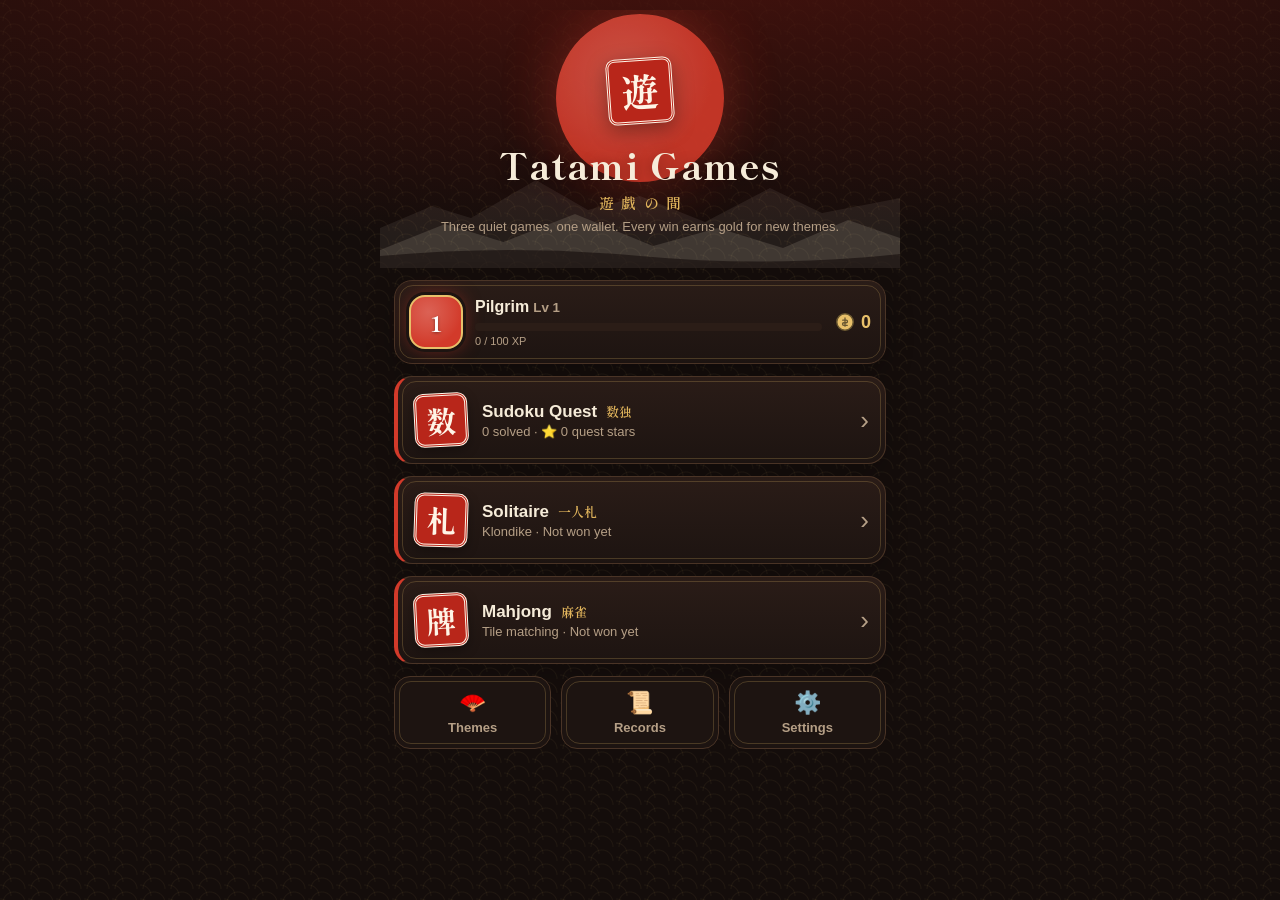
<file: index.html>
<!doctype html>
<html lang="en">
<head>
<meta charset="utf-8">
<meta name="viewport" content="width=device-width, initial-scale=1, maximum-scale=1, user-scalable=no, viewport-fit=cover">
<meta name="apple-mobile-web-app-capable" content="yes">
<meta name="mobile-web-app-capable" content="yes">
<meta name="apple-mobile-web-app-status-bar-style" content="black-translucent">
<meta name="apple-mobile-web-app-title" content="Tatami Games">
<meta name="theme-color" content="#140d0b">
<title>Tatami Games</title>
<link rel="manifest" href="manifest.webmanifest">
<link rel="apple-touch-icon" href="icon-180.png">
<link rel="icon" href="icon-192.png">
<link rel="stylesheet" href="fonts/fonts.css">
<link rel="stylesheet" href="style.css">
<link rel="stylesheet" href="games.css">
</head>
<body data-theme="lacquer">
<div id="app">
  <section id="screen-home" class="screen active"></section>
</div>
<div id="modal" class="modal hidden"><div id="modal-card" class="modal-card"></div></div>
<div id="toast"></div>
<canvas id="confetti"></canvas>
<script src="common.js"></script>
<script src="hub.js"></script>
</body>
</html>
</file>
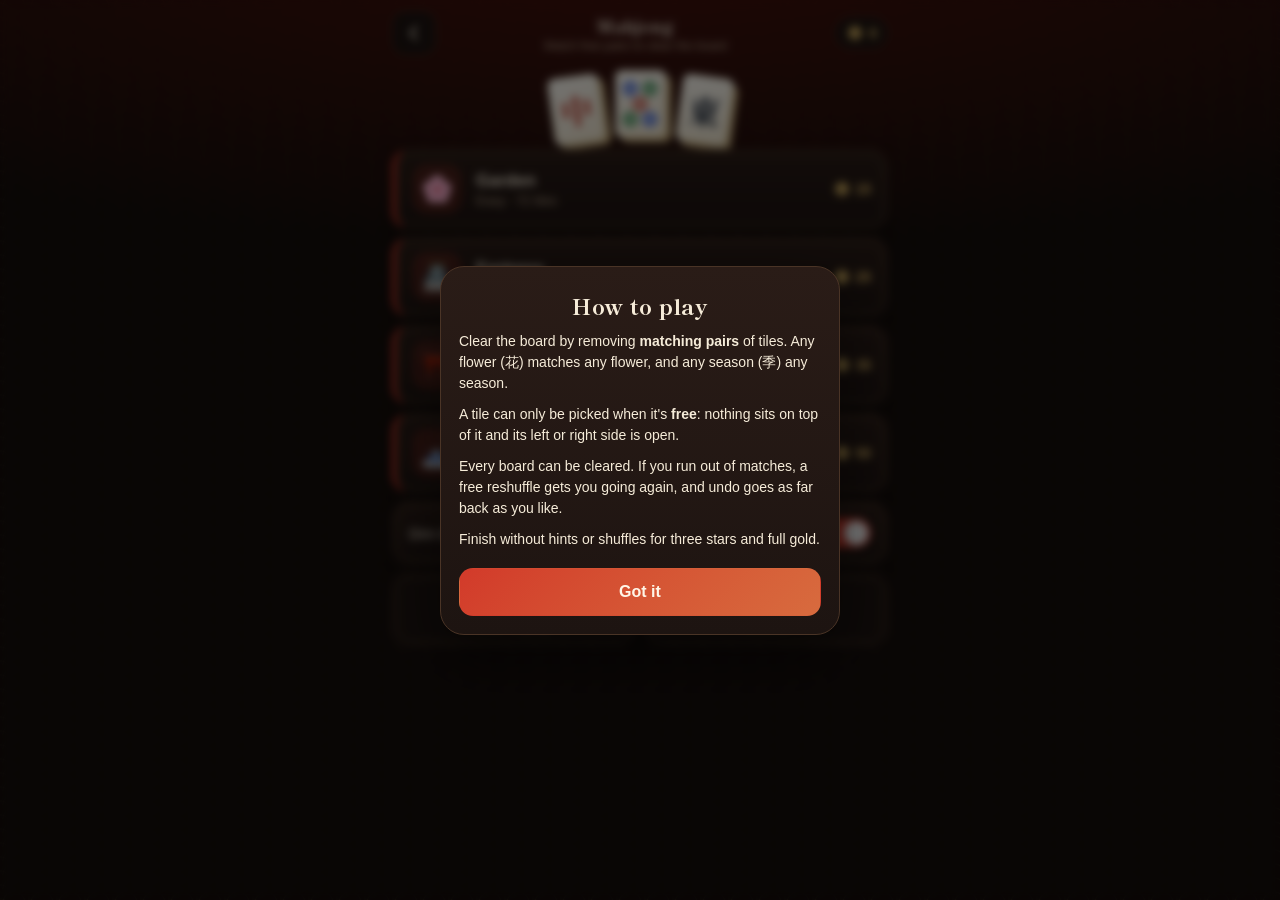
<file: mahjong.html>
<!doctype html>
<html lang="en">
<head>
<meta charset="utf-8">
<meta name="viewport" content="width=device-width, initial-scale=1, maximum-scale=1, user-scalable=no, viewport-fit=cover">
<meta name="apple-mobile-web-app-capable" content="yes">
<meta name="mobile-web-app-capable" content="yes">
<meta name="apple-mobile-web-app-status-bar-style" content="black-translucent">
<meta name="apple-mobile-web-app-title" content="Tatami Games">
<meta name="theme-color" content="#140d0b">
<title>Mahjong · Tatami Games</title>
<link rel="manifest" href="manifest.webmanifest">
<link rel="apple-touch-icon" href="icon-180.png">
<link rel="icon" href="icon-192.png">
<link rel="stylesheet" href="fonts/fonts.css">
<link rel="stylesheet" href="style.css">
<link rel="stylesheet" href="games.css">
</head>
<body data-theme="lacquer" class="play-page">
<div id="app"></div>
<div id="modal" class="modal hidden"><div id="modal-card" class="modal-card"></div></div>
<div id="toast"></div>
<canvas id="confetti"></canvas>
<script src="common.js"></script>
<script src="mahjong-core.js"></script>
<script src="mahjong.js"></script>
</body>
</html>
</file>
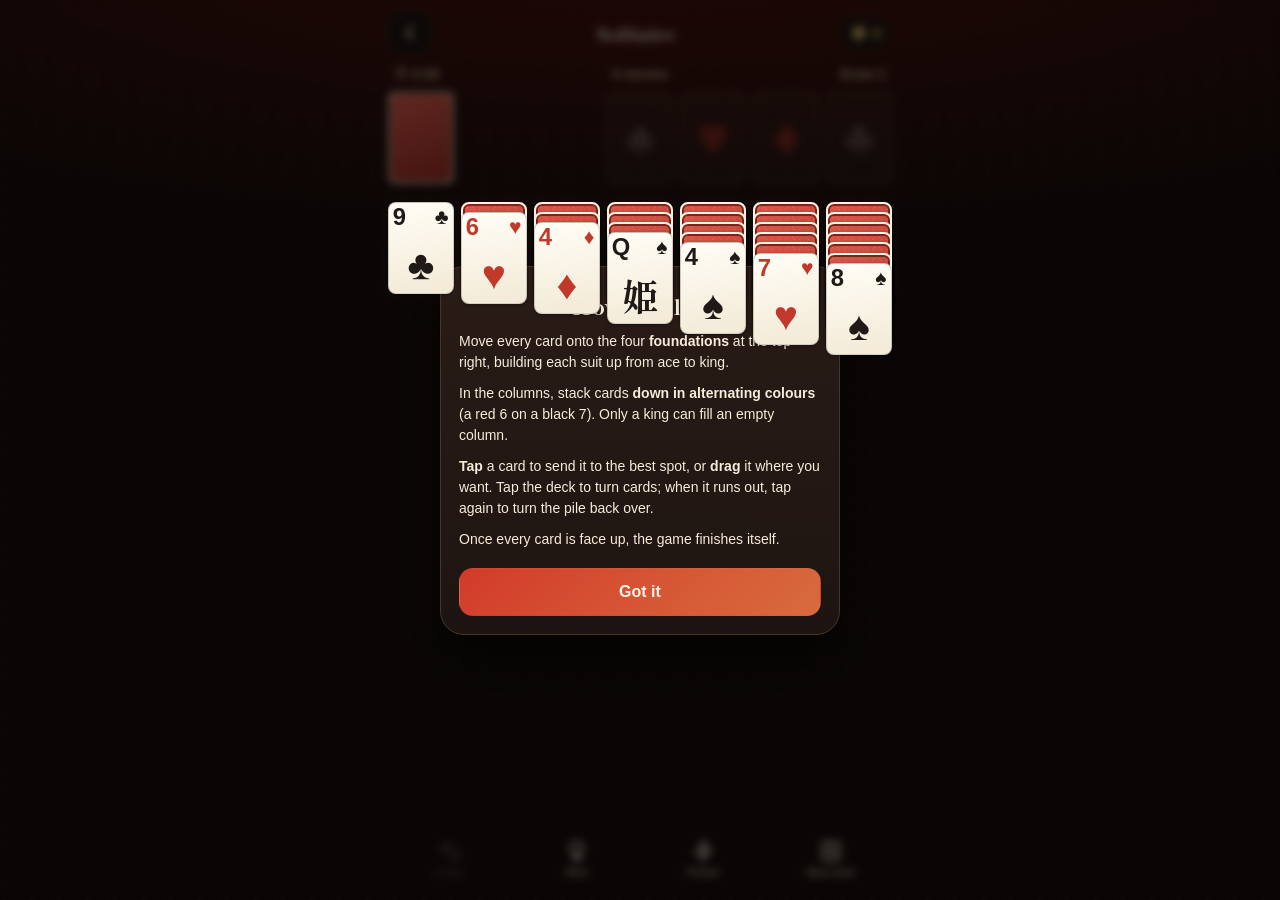
<file: solitaire.html>
<!doctype html>
<html lang="en">
<head>
<meta charset="utf-8">
<meta name="viewport" content="width=device-width, initial-scale=1, maximum-scale=1, user-scalable=no, viewport-fit=cover">
<meta name="apple-mobile-web-app-capable" content="yes">
<meta name="mobile-web-app-capable" content="yes">
<meta name="apple-mobile-web-app-status-bar-style" content="black-translucent">
<meta name="apple-mobile-web-app-title" content="Tatami Games">
<meta name="theme-color" content="#140d0b">
<title>Solitaire · Tatami Games</title>
<link rel="manifest" href="manifest.webmanifest">
<link rel="apple-touch-icon" href="icon-180.png">
<link rel="icon" href="icon-192.png">
<link rel="stylesheet" href="fonts/fonts.css">
<link rel="stylesheet" href="style.css">
<link rel="stylesheet" href="games.css">
</head>
<body data-theme="lacquer" class="play-page">
<div id="app"></div>
<div id="modal" class="modal hidden"><div id="modal-card" class="modal-card"></div></div>
<div id="toast"></div>
<canvas id="confetti"></canvas>
<script src="common.js"></script>
<script src="solitaire.js"></script>
</body>
</html>
</file>
<file: fonts/fonts.css>
/* Vendored from Google Fonts so the app works offline. Only the subsets this app's text uses. */
/* slice */
@font-face {
  font-family: 'Shippori Mincho B1';
  font-style: normal;
  font-weight: 600;
  font-display: swap;
  src: url(ShipporiMinchoB1-0.woff2) format('woff2');
  unicode-range: U+25e4-25e6, U+2601-2603, U+2609, U+260e-260f, U+2616-2617, U+261c-261f, U+262f, U+2641, U+2660, U+2662-2664, U+2666-2668, U+266d-266e, U+2672-267d, U+26bd-26be, U+2702, U+271a, U+273d, U+2740, U+2756, U+2776-2793, U+27a1, U+2934-2935, U+29bf, U+29fa-29fb, U+2b05-2b07, U+2b1a, U+2b95, U+2e3a-2e3b, U+2e80-2e99, U+2e9b-2ef3, U+2f00-2f13;
}
/* slice */
@font-face {
  font-family: 'Shippori Mincho B1';
  font-style: normal;
  font-weight: 600;
  font-display: swap;
  src: url(ShipporiMinchoB1-1.woff2) format('woff2');
  unicode-range: U+2227, U+26a0, U+2713, U+301f, U+4ff8, U+5239, U+526a, U+54fa, U+5740, U+5937, U+5993, U+59fb, U+5a3c, U+5c41, U+6028, U+626e, U+646f, U+647a, U+64b0, U+64e2, U+65a7, U+66fe, U+6727, U+6955, U+6bef, U+6f23, U+724c, U+767c, U+7a83, U+7ac4, U+7b67, U+8000, U+8471, U+8513, U+8599, U+86db, U+8718, U+87f2, U+88f3, U+8ad2, U+8e2a, U+8fa3, U+95a5, U+9798, U+9910, U+9957, U+9bab, U+9c3b, U+9daf, U+ff95;
}
/* slice */
@font-face {
  font-family: 'Shippori Mincho B1';
  font-style: normal;
  font-weight: 600;
  font-display: swap;
  src: url(ShipporiMinchoB1-2.woff2) format('woff2');
  unicode-range: U+251c, U+2523, U+4e14, U+545f, U+54bd, U+553e, U+55dc, U+56da, U+589c, U+5b55, U+5bb5, U+5ce1, U+5df4, U+5eb6, U+5ec9, U+6191, U+62f7, U+6357, U+64a5, U+6591, U+65bc, U+6897, U+6e1a, U+7063, U+711a, U+721b, U+722c, U+75b9, U+75d5, U+75fa, U+7766, U+7aae, U+7b48, U+7b8b, U+7d21, U+7e55, U+7f75, U+842c, U+8910, U+8a63, U+8b39, U+8b5a, U+8cdc, U+8d74, U+907d, U+91e7, U+9306, U+96bc, U+98f4, U+9ac4;
}
/* slice */
@font-face {
  font-family: 'Shippori Mincho B1';
  font-style: normal;
  font-weight: 600;
  font-display: swap;
  src: url(ShipporiMinchoB1-3.woff2) format('woff2');
  unicode-range: U+2002, U+2025, U+4f8d, U+51e1, U+51f8, U+5507, U+5598, U+58f1, U+5983, U+59ac, U+5c3c, U+5de7, U+5e7d, U+5eca, U+5f61, U+606d, U+60f9, U+636e, U+64ec, U+67da, U+67ff, U+6813, U+68f2, U+693f, U+6b6a, U+6bbb, U+6ef4, U+7092, U+717d, U+7261, U+73c8, U+7432, U+7483, U+76fe, U+7709, U+78d0, U+81a3, U+81b3, U+82af, U+8305, U+8309, U+8870, U+88fe, U+8cd1, U+8d66, U+906e, U+971e, U+9812, U+ff79, U+ff90;
}
/* slice */
@font-face {
  font-family: 'Shippori Mincho B1';
  font-style: normal;
  font-weight: 600;
  font-display: swap;
  src: url(ShipporiMinchoB1-4.woff2) format('woff2');
  unicode-range: U+25b3, U+30f5, U+4eae, U+4f46, U+4f51, U+5203, U+52ff, U+55a7, U+564c, U+565b, U+57f9, U+5805, U+5b64, U+5e06, U+5f70, U+5f90, U+60e8, U+6182, U+62f3, U+62fe, U+63aa, U+64a4, U+65d7, U+673a, U+6851, U+68cb, U+68df, U+6d1e, U+6e58, U+6e9d, U+77b3, U+7832, U+7c3f, U+7db4, U+7f70, U+80aa, U+80c6, U+8105, U+819d, U+8276, U+8679, U+8986, U+8c9d, U+8fc5, U+916c, U+9665, U+9699, U+96c0, U+9a19, U+ff8b;
}
/* slice */
@font-face {
  font-family: 'Shippori Mincho B1';
  font-style: normal;
  font-weight: 600;
  font-display: swap;
  src: url(ShipporiMinchoB1-5.woff2) format('woff2');
  unicode-range: U+2010, U+2502, U+25b6, U+4f3a, U+514b, U+5265, U+52c3, U+5339, U+53ec, U+54c0, U+55b0, U+5854, U+5b8f, U+5cb3, U+5e84, U+60da, U+6247, U+6249, U+628a, U+62cd, U+65ac, U+6838, U+690e, U+6cf0, U+6f02, U+6f2c, U+6f70, U+708a, U+7434, U+75be, U+77ef, U+7c60, U+7c98, U+7d1b, U+7e2b, U+80a5, U+81e3, U+820c, U+8210, U+8475, U+862d, U+8650, U+8997, U+906d, U+91c8, U+9700, U+9727, U+9df9, U+ff3a, U+ff9a;
}
/* slice */
@font-face {
  font-family: 'Shippori Mincho B1';
  font-style: normal;
  font-weight: 600;
  font-display: swap;
  src: url(ShipporiMinchoB1-6.woff2) format('woff2');
  unicode-range: U+25c7, U+3007, U+504f, U+507d, U+51a0, U+52a3, U+5410, U+5510, U+559a, U+5782, U+582a, U+5c0a, U+5c3f, U+5c48, U+5f6b, U+6176, U+622f, U+6279, U+62bd, U+62dd, U+65ed, U+67b6, U+6817, U+6850, U+6d6a, U+6deb, U+6ea2, U+6edd, U+6f5c, U+72e9, U+73a9, U+7573, U+76bf, U+7950, U+7956, U+7f8a, U+7ffc, U+80a2, U+80c3, U+83ca, U+8a02, U+8a13, U+8df5, U+9375, U+983b, U+99b4, U+ff4e, U+ff71, U+ff89, U+ff97;
}
/* slice */
@font-face {
  font-family: 'Shippori Mincho B1';
  font-style: normal;
  font-weight: 600;
  font-display: swap;
  src: url(ShipporiMinchoB1-7.woff2) format('woff2');
  unicode-range: U+24, U+2022, U+2212, U+221f, U+2665, U+4ecf, U+5100, U+51cd, U+52d8, U+5378, U+53f6, U+574a, U+5982, U+5996, U+5c1a, U+5e1d, U+5f84, U+609f, U+61a7, U+61f8, U+6398, U+63ee, U+6676, U+6691, U+6eb6, U+7126, U+71e5, U+7687, U+7965, U+7d17, U+80a1, U+8107, U+8266, U+85a6, U+8987, U+8ca2, U+8cab, U+8e0a, U+9042, U+95c7, U+9810, U+9867, U+98fc, U+ff52-ff54, U+ff61, U+ff77, U+ff98-ff99;
}
/* slice */
@font-face {
  font-family: 'Shippori Mincho B1';
  font-style: normal;
  font-weight: 600;
  font-display: swap;
  src: url(ShipporiMinchoB1-8.woff2) format('woff2');
  unicode-range: U+60, U+2200, U+226b, U+2461, U+517c, U+526f, U+5800, U+5b97, U+5bf8, U+5c01, U+5d29, U+5e4c, U+5e81, U+6065, U+61d0, U+667a, U+6696, U+6843, U+6c99, U+6d99, U+6ec5, U+6f22, U+6f6e, U+6fa4, U+6fef, U+71c3, U+72d9, U+7384, U+78e8, U+7a1a, U+7a32, U+7a3c, U+7adc, U+7ca7, U+7d2b, U+7dad, U+7e4b, U+80a9, U+8170, U+81ed, U+820e, U+8a17, U+8afe, U+90aa, U+914e, U+963f, U+99c4, U+9eba, U+9f3b, U+ff38;
}
/* slice */
@font-face {
  font-family: 'Shippori Mincho B1';
  font-style: normal;
  font-weight: 600;
  font-display: swap;
  src: url(ShipporiMinchoB1-9.woff2) format('woff2');
  unicode-range: U+2015, U+2190, U+4e43, U+5019, U+5247, U+52e7, U+5438, U+54b2, U+55ab, U+57f7, U+5bd2, U+5e8a, U+5ef6, U+6016, U+60b2, U+6162, U+6319, U+6551, U+6607, U+66b4, U+675f, U+67d4, U+6b20, U+6b53, U+6ce3, U+719f, U+75b2, U+770b, U+7720, U+77ac, U+79d2, U+7af9, U+7d05, U+7dca, U+8056, U+80f8, U+81f3, U+8352, U+885d, U+8a70, U+8aa4, U+8cbc, U+900f, U+9084, U+91e3, U+9451, U+96c4, U+99c6, U+9ad4, U+ff70;
}
/* slice */
@font-face {
  font-family: 'Shippori Mincho B1';
  font-style: normal;
  font-weight: 600;
  font-display: swap;
  src: url(ShipporiMinchoB1-10.woff2) format('woff2');
  unicode-range: U+2193, U+25b2, U+4e4b, U+516d, U+51c4, U+529f, U+52c9, U+5360, U+5442, U+5857, U+5915, U+59eb, U+5a9b, U+5c3b, U+6012, U+61b6, U+62b1, U+6311, U+6577, U+65e2, U+65ec, U+6613, U+6790, U+6cb9, U+7372, U+76ae, U+7d5e, U+7fcc, U+88ab, U+88d5, U+8caf, U+8ddd, U+8ecd, U+8f38, U+8f9e, U+8feb, U+9063, U+90f5, U+93e1, U+968a, U+968f, U+98fe, U+9ec4, U+ff1d, U+ff27, U+ff2a, U+ff36, U+ff3b, U+ff3d, U+ffe5;
}
/* slice */
@font-face {
  font-family: 'Shippori Mincho B1';
  font-style: normal;
  font-weight: 600;
  font-display: swap;
  src: url(ShipporiMinchoB1-11.woff2) format('woff2');
  unicode-range: U+4e03, U+4f38, U+50b7, U+5264, U+5348, U+5371, U+585a, U+58ca, U+5951, U+59b9, U+59d4, U+5b98, U+5f8b, U+6388, U+64cd, U+65e7, U+6803, U+6b6f, U+6d66, U+6e0b, U+6ecb, U+6fc3, U+72ac, U+773c, U+77e2, U+7968, U+7a74, U+7dba, U+7dd1, U+7e3e, U+808c, U+811a, U+8179, U+8239, U+8584, U+8a0e, U+8a72, U+8b66, U+8c46, U+8f29, U+90a3, U+9234, U+96f0, U+9769, U+9774, U+9aa8, U+ff26, U+ff28, U+ff9e-ff9f;
}
/* slice */
@font-face {
  font-family: 'Shippori Mincho B1';
  font-style: normal;
  font-weight: 600;
  font-display: swap;
  src: url(ShipporiMinchoB1-12.woff2) format('woff2');
  unicode-range: U+7e, U+b4, U+25c6, U+2661, U+4e92, U+4eee, U+4ffa, U+5144, U+5237, U+5287, U+52b4, U+58c1, U+5bff, U+5c04, U+5c06, U+5e95, U+5f31, U+5f93, U+63c3, U+640d, U+6557, U+6614, U+662f, U+67d3, U+690d, U+6bba, U+6e6f, U+72af, U+732b, U+7518, U+7ae0, U+7ae5, U+7af6, U+822a, U+89e6, U+8a3a, U+8a98, U+8cb8, U+8de1, U+8e8d, U+95d8, U+961c, U+96a3, U+96ea, U+9bae, U+ff20, U+ff22, U+ff29, U+ff2b-ff2c;
}
/* slice */
@font-face {
  font-family: 'Shippori Mincho B1';
  font-style: normal;
  font-weight: 600;
  font-display: swap;
  src: url(ShipporiMinchoB1-13.woff2) format('woff2');
  unicode-range: U+25cb, U+4e71, U+4f59, U+50d5, U+520a, U+5217, U+5230, U+523a-523b, U+541b, U+5439, U+5747, U+59c9, U+5bdf, U+5c31, U+5de8, U+5e7c, U+5f69, U+6050, U+60d1, U+63cf, U+663c, U+67c4, U+6885, U+6c38, U+6d6e, U+6db2, U+6df7, U+6e2c, U+6f5f, U+7532, U+76e3-76e4, U+7701, U+793c, U+79f0, U+7a93, U+7d00, U+7de0, U+7e54, U+8328, U+8840, U+969c, U+96e8, U+9811, U+9aea, U+9b5a, U+ff24, U+ff2e, U+ff57;
}
/* slice */
@font-face {
  font-family: 'Shippori Mincho B1';
  font-style: normal;
  font-weight: 600;
  font-display: swap;
  src: url(ShipporiMinchoB1-14.woff2) format('woff2');
  unicode-range: U+25bc, U+3012, U+4ef2, U+4f0a, U+516b, U+5373, U+539a, U+53b3, U+559c, U+56f0, U+5727, U+5742, U+5965, U+59ff, U+5bc6, U+5dfb, U+5e45, U+5ead, U+5fb3, U+6211, U+6253, U+639b, U+63a8, U+6545, U+6575, U+6628, U+672d, U+68a8, U+6bdb, U+6d25, U+707d, U+767e, U+7834, U+7b46, U+7bc9, U+8074, U+82e6, U+8349, U+8a2a, U+8d70, U+8da3, U+8fce, U+91cc, U+967d, U+97ff, U+9996, U+ff1c, U+ff2f, U+ff32, U+ff34;
}
/* slice */
@font-face {
  font-family: 'Shippori Mincho B1';
  font-style: normal;
  font-weight: 600;
  font-display: swap;
  src: url(ShipporiMinchoB1-15.woff2) format('woff2');
  unicode-range: U+3d, U+5e, U+25cf, U+4e0e, U+4e5d, U+4e73, U+4e94, U+4f3c, U+5009, U+5145, U+51ac, U+5238, U+524a, U+53f3, U+547c, U+5802, U+5922, U+5a66, U+5c0e, U+5de6, U+5fd8, U+5feb, U+6797, U+685c, U+6b7b, U+6c5f-6c60, U+6cc9, U+6ce2, U+6d17, U+6e21, U+7167, U+7642, U+76db, U+8001, U+821e, U+8857, U+89d2, U+8b1b, U+8b70, U+8cb4, U+8cde, U+8f03, U+8f2a, U+968e, U+9b54, U+9e7f, U+9ebb, U+ff05, U+ff33;
}
/* slice */
@font-face {
  font-family: 'Shippori Mincho B1';
  font-style: normal;
  font-weight: 600;
  font-display: swap;
  src: url(ShipporiMinchoB1-16.woff2) format('woff2');
  unicode-range: U+4e01, U+4e21, U+4e38, U+52a9, U+547d, U+592e, U+5931, U+5b63, U+5c40, U+5dde, U+5e78, U+5efa, U+5fa1, U+604b, U+6075, U+62c5, U+632f, U+6a19, U+6c0f, U+6c11, U+6c96, U+6e05, U+70ba, U+71b1, U+7387, U+7403, U+75c5, U+77ed, U+795d, U+7b54, U+7cbe, U+7d19, U+7fa4, U+8089, U+81f4, U+8208, U+8336, U+8457, U+8a33, U+8c4a, U+8ca0, U+8ca8, U+8cc0, U+9014, U+964d, U+9803, U+983c, U+98db, U+ff17, U+ff21;
}
/* slice */
@font-face {
  font-family: 'Shippori Mincho B1';
  font-style: normal;
  font-weight: 600;
  font-display: swap;
  src: url(ShipporiMinchoB1-17.woff2) format('woff2');
  unicode-range: U+25, U+25a0, U+4e26, U+4f4e, U+5341, U+56f2, U+5bbf, U+5c45, U+5c55, U+5c5e, U+5dee, U+5e9c, U+5f7c, U+6255, U+627f, U+62bc, U+65cf, U+661f, U+666e, U+66dc, U+67fb, U+6975, U+6a4b, U+6b32, U+6df1, U+6e29, U+6fc0, U+738b, U+7686, U+7a76, U+7a81, U+7c73, U+7d75, U+7dd2, U+82e5, U+82f1, U+85ac, U+888b, U+899a, U+8a31, U+8a8c, U+8ab0, U+8b58, U+904a, U+9060, U+9280, U+95b2, U+984d, U+9ce5, U+ff18;
}
/* slice */
@font-face {
  font-family: 'Shippori Mincho B1';
  font-style: normal;
  font-weight: 600;
  font-display: swap;
  src: url(ShipporiMinchoB1-18.woff2) format('woff2');
  unicode-range: U+30f6, U+50ac, U+5178, U+51e6, U+5224, U+52dd, U+5883, U+5897, U+590f, U+5a5a, U+5bb3, U+5c65, U+5e03, U+5e2b, U+5e30, U+5eb7, U+6271, U+63f4, U+64ae, U+6574, U+672b, U+679a, U+6a29-6a2a, U+6ca2, U+6cc1, U+6d0b, U+713c, U+74b0, U+7981, U+7a0b, U+7bc0, U+7d1a, U+7d61, U+7fd2, U+822c, U+8996, U+89aa, U+8cac, U+8cbb, U+8d77, U+8def, U+9020, U+9152, U+9244, U+9662, U+967a, U+96e3, U+9759, U+ff16;
}
/* slice */
@font-face {
  font-family: 'Shippori Mincho B1';
  font-style: normal;
  font-weight: 600;
  font-display: swap;
  src: url(ShipporiMinchoB1-19.woff2) format('woff2');
  unicode-range: U+23, U+3c, U+2192, U+4e45, U+4efb, U+4f50, U+4f8b, U+4fc2, U+5024, U+5150, U+5272, U+5370, U+53bb, U+542b, U+56db, U+56e3, U+57ce, U+5bc4, U+5bcc, U+5f71, U+60aa, U+6238, U+6280, U+629c, U+6539, U+66ff, U+670d, U+677e-677f, U+6839, U+69cb, U+6b4c, U+6bb5, U+6e96, U+6f14, U+72ec, U+7389, U+7814, U+79cb, U+79d1, U+79fb, U+7a0e, U+7d0d, U+85e4, U+8d64, U+9632, U+96e2, U+9805, U+99ac, U+ff1e;
}
/* slice */
@font-face {
  font-family: 'Shippori Mincho B1';
  font-style: normal;
  font-weight: 600;
  font-display: swap;
  src: url(ShipporiMinchoB1-20.woff2) format('woff2');
  unicode-range: U+2605-2606, U+301c, U+4e57, U+4fee, U+5065, U+52df, U+533b, U+5357, U+57df, U+58eb, U+58f0, U+591c, U+592a-592b, U+5948, U+5b85, U+5d0e, U+5ea7, U+5ff5, U+6025, U+63a1, U+63a5, U+63db, U+643a, U+65bd, U+671d, U+68ee, U+6982, U+6b73, U+6bd4, U+6d88, U+7570, U+7b11, U+7d76, U+8077, U+8217, U+8c37, U+8c61, U+8cc7, U+8d85, U+901f, U+962a, U+9802, U+9806, U+9854, U+98f2, U+9928, U+99c5, U+9ed2;
}
/* slice */
@font-face {
  font-family: 'Shippori Mincho B1';
  font-style: normal;
  font-weight: 600;
  font-display: swap;
  src: url(ShipporiMinchoB1-21.woff2) format('woff2');
  unicode-range: U+266a, U+4f11, U+533a, U+5343, U+534a, U+53cd, U+5404, U+56f3, U+5b57-5b58, U+5bae, U+5c4a, U+5e0c, U+5e2f, U+5eab, U+5f35, U+5f79, U+614b, U+6226, U+629e, U+65c5, U+6625, U+6751, U+6821, U+6b69, U+6b8b, U+6bce, U+6c42, U+706b, U+7c21, U+7cfb, U+805e, U+80b2, U+82b8, U+843d, U+8853, U+88c5, U+8a3c, U+8a66, U+8d8a, U+8fba, U+9069, U+91cf, U+9752, U+975e, U+9999, U+ff0f-ff10, U+ff14-ff15;
}
/* slice */
@font-face {
  font-family: 'Shippori Mincho B1';
  font-style: normal;
  font-weight: 600;
  font-display: swap;
  src: url(ShipporiMinchoB1-22.woff2) format('woff2');
  unicode-range: U+40, U+4e86, U+4e95, U+4f01, U+4f1d, U+4fbf, U+5099, U+5171, U+5177, U+53cb, U+53ce, U+53f0, U+5668, U+5712, U+5ba4, U+5ca1, U+5f85, U+60f3, U+653e, U+65ad, U+65e9, U+6620, U+6750, U+6761, U+6b62, U+6b74, U+6e08, U+6e80, U+7248, U+7531, U+7533, U+753a, U+77f3, U+798f, U+7f6e, U+8449, U+88fd, U+89b3, U+8a55, U+8ac7, U+8b77, U+8db3, U+8efd, U+8fd4, U+9031-9032, U+9580, U+9589, U+96d1, U+985e;
}
/* slice */
@font-face {
  font-family: 'Shippori Mincho B1';
  font-style: normal;
  font-weight: 600;
  font-display: swap;
  src: url(ShipporiMinchoB1-23.woff2) format('woff2');
  unicode-range: U+2b, U+d7, U+300e-300f, U+4e07, U+4e8c, U+512a, U+5149, U+518d, U+5236, U+52b9, U+52d9, U+5468, U+578b, U+57fa, U+5b8c, U+5ba2, U+5c02, U+5de5, U+5f37, U+5f62, U+623b, U+63d0, U+652f, U+672a, U+6848, U+6d41, U+7136, U+7537, U+754c, U+76f4, U+79c1, U+7ba1, U+7d44, U+7d4c, U+7dcf, U+7dda, U+7de8, U+82b1, U+897f, U+8ca9, U+8cfc, U+904e, U+9664, U+982d, U+9858, U+98a8, U+9a13, U+ff13, U+ff5c;
}
/* slice */
@font-face {
  font-family: 'Shippori Mincho B1';
  font-style: normal;
  font-weight: 600;
  font-display: swap;
  src: url(ShipporiMinchoB1-24.woff2) format('woff2');
  unicode-range: U+4e16, U+4e3b, U+4ea4, U+4ee4, U+4f4d, U+4f4f, U+4f55, U+4f9b, U+5317, U+5358, U+53c2, U+53e4, U+548c, U+571f, U+59cb, U+5cf6, U+5e38, U+63a2, U+63b2, U+6559, U+662d, U+679c, U+6c7a, U+72b6, U+7523, U+767d, U+770c, U+7a2e, U+7a3f, U+7a7a, U+7b2c, U+7b49, U+7d20, U+7d42, U+8003, U+8272, U+8a08, U+8aac, U+8cb7, U+8eab, U+8ee2, U+9054-9055, U+90fd, U+914d, U+91cd, U+969b, U+97f3, U+984c, U+ff06;
}
/* slice */
@font-face {
  font-family: 'Shippori Mincho B1';
  font-style: normal;
  font-weight: 600;
  font-display: swap;
  src: url(ShipporiMinchoB1-25.woff2) format('woff2');
  unicode-range: U+26, U+5f, U+2026, U+203b, U+4e09, U+4eac, U+4ed5, U+4fa1, U+5143, U+5199, U+5207, U+539f, U+53e3, U+53f7, U+5411, U+5473, U+5546, U+55b6, U+5929, U+597d, U+5bb9, U+5c11, U+5c4b, U+5ddd, U+5f97, U+5fc5, U+6295, U+6301, U+6307, U+671b, U+76f8, U+78ba, U+795e, U+7d30, U+7d39, U+7d9a, U+89e3, U+8a00, U+8a73, U+8a8d, U+8a9e, U+8aad, U+8abf, U+8cea, U+8eca, U+8ffd, U+904b, U+9650, U+ff11-ff12;
}
/* slice */
@font-face {
  font-family: 'Shippori Mincho B1';
  font-style: normal;
  font-weight: 600;
  font-display: swap;
  src: url(ShipporiMinchoB1-26.woff2) format('woff2');
  unicode-range: U+3e, U+3005, U+4e0d, U+4e88, U+4ecb, U+4ee3, U+4ef6, U+4fdd, U+4fe1, U+500b, U+50cf, U+5186, U+5316, U+53d7, U+540c, U+544a, U+54e1, U+5728, U+58f2, U+5973, U+5b89, U+5c71, U+5e02, U+5e97, U+5f15, U+5fc3, U+5fdc, U+601d, U+611b, U+611f, U+671f, U+6728, U+6765, U+683c, U+6b21, U+6ce8, U+6d3b, U+6d77, U+7530, U+7740, U+7acb, U+7d50, U+826f, U+8f09, U+8fbc, U+9001, U+9053, U+91ce, U+9762, U+98df;
}
/* slice */
@font-face {
  font-family: 'Shippori Mincho B1';
  font-style: normal;
  font-weight: 600;
  font-display: swap;
  src: url(ShipporiMinchoB1-27.woff2) format('woff2');
  unicode-range: U+7c, U+3080, U+4ee5, U+5148, U+516c, U+521d, U+5225, U+529b, U+52a0, U+53ef, U+56de, U+56fd, U+5909, U+591a, U+5b66, U+5b9f, U+5bb6, U+5bfe, U+5e73, U+5e83, U+5ea6, U+5f53, U+6027, U+610f, U+6210, U+6240, U+660e, U+66f4, U+66f8, U+6709, U+6771, U+697d, U+69d8, U+6a5f, U+6c34, U+6cbb, U+73fe, U+756a, U+7684, U+771f, U+793a, U+7f8e, U+898f, U+8a2d, U+8a71, U+8fd1, U+9078, U+9577, U+96fb, U+ff5e;
}
/* slice */
@font-face {
  font-family: 'Shippori Mincho B1';
  font-style: normal;
  font-weight: 600;
  font-display: swap;
  src: url(ShipporiMinchoB1-28.woff2) format('woff2');
  unicode-range: U+a9, U+3010-3011, U+30e2, U+4e0b, U+4eca, U+4ed6, U+4ed8, U+4f53, U+4f5c, U+4f7f, U+53d6, U+540d, U+54c1, U+5730, U+5916, U+5b50, U+5c0f, U+5f8c, U+624b, U+6570, U+6587, U+6599, U+691c, U+696d, U+6cd5, U+7269, U+7279, U+7406, U+767a-767b, U+77e5, U+7d04, U+7d22, U+8005, U+80fd, U+81ea, U+8868, U+8981, U+89a7, U+901a, U+9023, U+90e8, U+91d1, U+9332, U+958b, U+96c6, U+9ad8, U+ff1a, U+ff1f;
}
/* slice */
@font-face {
  font-family: 'Shippori Mincho B1';
  font-style: normal;
  font-weight: 600;
  font-display: swap;
  src: url(ShipporiMinchoB1-29.woff2) format('woff2');
  unicode-range: U+4e, U+a0, U+3000, U+300c-300d, U+4e00, U+4e0a, U+4e2d, U+4e8b, U+4eba, U+4f1a, U+5165, U+5168, U+5185, U+51fa, U+5206, U+5229, U+524d, U+52d5, U+5408, U+554f, U+5831, U+5834, U+5927, U+5b9a, U+5e74, U+5f0f, U+60c5, U+65b0, U+65b9, U+6642, U+6700, U+672c, U+682a, U+6b63, U+6c17, U+7121, U+751f, U+7528, U+753b, U+76ee, U+793e, U+884c, U+898b, U+8a18, U+9593, U+95a2, U+ff01, U+ff08-ff09;
}
/* slice */
@font-face {
  font-family: 'Shippori Mincho B1';
  font-style: normal;
  font-weight: 600;
  font-display: swap;
  src: url(ShipporiMinchoB1-30.woff2) format('woff2');
  unicode-range: U+21-22, U+27-2a, U+2c-3b, U+3f, U+41-4d, U+4f-5d, U+61-7b, U+7d, U+ab, U+ae, U+b2-b3, U+b7, U+bb, U+c9, U+cd, U+d6, U+d8, U+dc, U+e0-e5, U+e7-ed, U+ef, U+f1-f4, U+f6, U+f8, U+fa, U+fc-fd, U+103, U+14d, U+1b0, U+300-301, U+1ebf, U+1ec7, U+2013-2014, U+201c-201d, U+2039-203a, U+203c, U+2048-2049, U+2113, U+2122, U+65e5, U+6708, U+70b9;
}
/* slice */
@font-face {
  font-family: 'Shippori Mincho B1';
  font-style: normal;
  font-weight: 600;
  font-display: swap;
  src: url(ShipporiMinchoB1-31.woff2) format('woff2');
  unicode-range: U+20, U+2027, U+3001-3002, U+3041-307f, U+3081-308f, U+3091-3093, U+3099-309a, U+309d-309e, U+30a1-30e1, U+30e3-30ed, U+30ef-30f0, U+30f2-30f4, U+30fb-30fe, U+ff0c, U+ff0e;
}
/* latin */
@font-face {
  font-family: 'Shippori Mincho B1';
  font-style: normal;
  font-weight: 600;
  font-display: swap;
  src: url(ShipporiMinchoB1-32.woff2) format('woff2');
  unicode-range: U+0000-00FF, U+0131, U+0152-0153, U+02BB-02BC, U+02C6, U+02DA, U+02DC, U+0304, U+0308, U+0329, U+2000-206F, U+20AC, U+2122, U+2191, U+2193, U+2212, U+2215, U+FEFF, U+FFFD;
}
/* slice */
@font-face {
  font-family: 'Shippori Mincho B1';
  font-style: normal;
  font-weight: 800;
  font-display: swap;
  src: url(ShipporiMinchoB1-33.woff2) format('woff2');
  unicode-range: U+25e4-25e6, U+2601-2603, U+2609, U+260e-260f, U+2616-2617, U+261c-261f, U+262f, U+2641, U+2660, U+2662-2664, U+2666-2668, U+266d-266e, U+2672-267d, U+26bd-26be, U+2702, U+271a, U+273d, U+2740, U+2756, U+2776-2793, U+27a1, U+2934-2935, U+29bf, U+29fa-29fb, U+2b05-2b07, U+2b1a, U+2b95, U+2e3a-2e3b, U+2e80-2e99, U+2e9b-2ef3, U+2f00-2f13;
}
/* slice */
@font-face {
  font-family: 'Shippori Mincho B1';
  font-style: normal;
  font-weight: 800;
  font-display: swap;
  src: url(ShipporiMinchoB1-34.woff2) format('woff2');
  unicode-range: U+2227, U+26a0, U+2713, U+301f, U+4ff8, U+5239, U+526a, U+54fa, U+5740, U+5937, U+5993, U+59fb, U+5a3c, U+5c41, U+6028, U+626e, U+646f, U+647a, U+64b0, U+64e2, U+65a7, U+66fe, U+6727, U+6955, U+6bef, U+6f23, U+724c, U+767c, U+7a83, U+7ac4, U+7b67, U+8000, U+8471, U+8513, U+8599, U+86db, U+8718, U+87f2, U+88f3, U+8ad2, U+8e2a, U+8fa3, U+95a5, U+9798, U+9910, U+9957, U+9bab, U+9c3b, U+9daf, U+ff95;
}
/* slice */
@font-face {
  font-family: 'Shippori Mincho B1';
  font-style: normal;
  font-weight: 800;
  font-display: swap;
  src: url(ShipporiMinchoB1-35.woff2) format('woff2');
  unicode-range: U+251c, U+2523, U+4e14, U+545f, U+54bd, U+553e, U+55dc, U+56da, U+589c, U+5b55, U+5bb5, U+5ce1, U+5df4, U+5eb6, U+5ec9, U+6191, U+62f7, U+6357, U+64a5, U+6591, U+65bc, U+6897, U+6e1a, U+7063, U+711a, U+721b, U+722c, U+75b9, U+75d5, U+75fa, U+7766, U+7aae, U+7b48, U+7b8b, U+7d21, U+7e55, U+7f75, U+842c, U+8910, U+8a63, U+8b39, U+8b5a, U+8cdc, U+8d74, U+907d, U+91e7, U+9306, U+96bc, U+98f4, U+9ac4;
}
/* slice */
@font-face {
  font-family: 'Shippori Mincho B1';
  font-style: normal;
  font-weight: 800;
  font-display: swap;
  src: url(ShipporiMinchoB1-36.woff2) format('woff2');
  unicode-range: U+2002, U+2025, U+4f8d, U+51e1, U+51f8, U+5507, U+5598, U+58f1, U+5983, U+59ac, U+5c3c, U+5de7, U+5e7d, U+5eca, U+5f61, U+606d, U+60f9, U+636e, U+64ec, U+67da, U+67ff, U+6813, U+68f2, U+693f, U+6b6a, U+6bbb, U+6ef4, U+7092, U+717d, U+7261, U+73c8, U+7432, U+7483, U+76fe, U+7709, U+78d0, U+81a3, U+81b3, U+82af, U+8305, U+8309, U+8870, U+88fe, U+8cd1, U+8d66, U+906e, U+971e, U+9812, U+ff79, U+ff90;
}
/* slice */
@font-face {
  font-family: 'Shippori Mincho B1';
  font-style: normal;
  font-weight: 800;
  font-display: swap;
  src: url(ShipporiMinchoB1-37.woff2) format('woff2');
  unicode-range: U+25b3, U+30f5, U+4eae, U+4f46, U+4f51, U+5203, U+52ff, U+55a7, U+564c, U+565b, U+57f9, U+5805, U+5b64, U+5e06, U+5f70, U+5f90, U+60e8, U+6182, U+62f3, U+62fe, U+63aa, U+64a4, U+65d7, U+673a, U+6851, U+68cb, U+68df, U+6d1e, U+6e58, U+6e9d, U+77b3, U+7832, U+7c3f, U+7db4, U+7f70, U+80aa, U+80c6, U+8105, U+819d, U+8276, U+8679, U+8986, U+8c9d, U+8fc5, U+916c, U+9665, U+9699, U+96c0, U+9a19, U+ff8b;
}
/* slice */
@font-face {
  font-family: 'Shippori Mincho B1';
  font-style: normal;
  font-weight: 800;
  font-display: swap;
  src: url(ShipporiMinchoB1-38.woff2) format('woff2');
  unicode-range: U+2010, U+2502, U+25b6, U+4f3a, U+514b, U+5265, U+52c3, U+5339, U+53ec, U+54c0, U+55b0, U+5854, U+5b8f, U+5cb3, U+5e84, U+60da, U+6247, U+6249, U+628a, U+62cd, U+65ac, U+6838, U+690e, U+6cf0, U+6f02, U+6f2c, U+6f70, U+708a, U+7434, U+75be, U+77ef, U+7c60, U+7c98, U+7d1b, U+7e2b, U+80a5, U+81e3, U+820c, U+8210, U+8475, U+862d, U+8650, U+8997, U+906d, U+91c8, U+9700, U+9727, U+9df9, U+ff3a, U+ff9a;
}
/* slice */
@font-face {
  font-family: 'Shippori Mincho B1';
  font-style: normal;
  font-weight: 800;
  font-display: swap;
  src: url(ShipporiMinchoB1-39.woff2) format('woff2');
  unicode-range: U+25c7, U+3007, U+504f, U+507d, U+51a0, U+52a3, U+5410, U+5510, U+559a, U+5782, U+582a, U+5c0a, U+5c3f, U+5c48, U+5f6b, U+6176, U+622f, U+6279, U+62bd, U+62dd, U+65ed, U+67b6, U+6817, U+6850, U+6d6a, U+6deb, U+6ea2, U+6edd, U+6f5c, U+72e9, U+73a9, U+7573, U+76bf, U+7950, U+7956, U+7f8a, U+7ffc, U+80a2, U+80c3, U+83ca, U+8a02, U+8a13, U+8df5, U+9375, U+983b, U+99b4, U+ff4e, U+ff71, U+ff89, U+ff97;
}
/* slice */
@font-face {
  font-family: 'Shippori Mincho B1';
  font-style: normal;
  font-weight: 800;
  font-display: swap;
  src: url(ShipporiMinchoB1-40.woff2) format('woff2');
  unicode-range: U+24, U+2022, U+2212, U+221f, U+2665, U+4ecf, U+5100, U+51cd, U+52d8, U+5378, U+53f6, U+574a, U+5982, U+5996, U+5c1a, U+5e1d, U+5f84, U+609f, U+61a7, U+61f8, U+6398, U+63ee, U+6676, U+6691, U+6eb6, U+7126, U+71e5, U+7687, U+7965, U+7d17, U+80a1, U+8107, U+8266, U+85a6, U+8987, U+8ca2, U+8cab, U+8e0a, U+9042, U+95c7, U+9810, U+9867, U+98fc, U+ff52-ff54, U+ff61, U+ff77, U+ff98-ff99;
}
/* slice */
@font-face {
  font-family: 'Shippori Mincho B1';
  font-style: normal;
  font-weight: 800;
  font-display: swap;
  src: url(ShipporiMinchoB1-41.woff2) format('woff2');
  unicode-range: U+60, U+2200, U+226b, U+2461, U+517c, U+526f, U+5800, U+5b97, U+5bf8, U+5c01, U+5d29, U+5e4c, U+5e81, U+6065, U+61d0, U+667a, U+6696, U+6843, U+6c99, U+6d99, U+6ec5, U+6f22, U+6f6e, U+6fa4, U+6fef, U+71c3, U+72d9, U+7384, U+78e8, U+7a1a, U+7a32, U+7a3c, U+7adc, U+7ca7, U+7d2b, U+7dad, U+7e4b, U+80a9, U+8170, U+81ed, U+820e, U+8a17, U+8afe, U+90aa, U+914e, U+963f, U+99c4, U+9eba, U+9f3b, U+ff38;
}
/* slice */
@font-face {
  font-family: 'Shippori Mincho B1';
  font-style: normal;
  font-weight: 800;
  font-display: swap;
  src: url(ShipporiMinchoB1-42.woff2) format('woff2');
  unicode-range: U+2015, U+2190, U+4e43, U+5019, U+5247, U+52e7, U+5438, U+54b2, U+55ab, U+57f7, U+5bd2, U+5e8a, U+5ef6, U+6016, U+60b2, U+6162, U+6319, U+6551, U+6607, U+66b4, U+675f, U+67d4, U+6b20, U+6b53, U+6ce3, U+719f, U+75b2, U+770b, U+7720, U+77ac, U+79d2, U+7af9, U+7d05, U+7dca, U+8056, U+80f8, U+81f3, U+8352, U+885d, U+8a70, U+8aa4, U+8cbc, U+900f, U+9084, U+91e3, U+9451, U+96c4, U+99c6, U+9ad4, U+ff70;
}
/* slice */
@font-face {
  font-family: 'Shippori Mincho B1';
  font-style: normal;
  font-weight: 800;
  font-display: swap;
  src: url(ShipporiMinchoB1-43.woff2) format('woff2');
  unicode-range: U+2193, U+25b2, U+4e4b, U+516d, U+51c4, U+529f, U+52c9, U+5360, U+5442, U+5857, U+5915, U+59eb, U+5a9b, U+5c3b, U+6012, U+61b6, U+62b1, U+6311, U+6577, U+65e2, U+65ec, U+6613, U+6790, U+6cb9, U+7372, U+76ae, U+7d5e, U+7fcc, U+88ab, U+88d5, U+8caf, U+8ddd, U+8ecd, U+8f38, U+8f9e, U+8feb, U+9063, U+90f5, U+93e1, U+968a, U+968f, U+98fe, U+9ec4, U+ff1d, U+ff27, U+ff2a, U+ff36, U+ff3b, U+ff3d, U+ffe5;
}
/* slice */
@font-face {
  font-family: 'Shippori Mincho B1';
  font-style: normal;
  font-weight: 800;
  font-display: swap;
  src: url(ShipporiMinchoB1-44.woff2) format('woff2');
  unicode-range: U+4e03, U+4f38, U+50b7, U+5264, U+5348, U+5371, U+585a, U+58ca, U+5951, U+59b9, U+59d4, U+5b98, U+5f8b, U+6388, U+64cd, U+65e7, U+6803, U+6b6f, U+6d66, U+6e0b, U+6ecb, U+6fc3, U+72ac, U+773c, U+77e2, U+7968, U+7a74, U+7dba, U+7dd1, U+7e3e, U+808c, U+811a, U+8179, U+8239, U+8584, U+8a0e, U+8a72, U+8b66, U+8c46, U+8f29, U+90a3, U+9234, U+96f0, U+9769, U+9774, U+9aa8, U+ff26, U+ff28, U+ff9e-ff9f;
}
/* slice */
@font-face {
  font-family: 'Shippori Mincho B1';
  font-style: normal;
  font-weight: 800;
  font-display: swap;
  src: url(ShipporiMinchoB1-45.woff2) format('woff2');
  unicode-range: U+7e, U+b4, U+25c6, U+2661, U+4e92, U+4eee, U+4ffa, U+5144, U+5237, U+5287, U+52b4, U+58c1, U+5bff, U+5c04, U+5c06, U+5e95, U+5f31, U+5f93, U+63c3, U+640d, U+6557, U+6614, U+662f, U+67d3, U+690d, U+6bba, U+6e6f, U+72af, U+732b, U+7518, U+7ae0, U+7ae5, U+7af6, U+822a, U+89e6, U+8a3a, U+8a98, U+8cb8, U+8de1, U+8e8d, U+95d8, U+961c, U+96a3, U+96ea, U+9bae, U+ff20, U+ff22, U+ff29, U+ff2b-ff2c;
}
/* slice */
@font-face {
  font-family: 'Shippori Mincho B1';
  font-style: normal;
  font-weight: 800;
  font-display: swap;
  src: url(ShipporiMinchoB1-46.woff2) format('woff2');
  unicode-range: U+25cb, U+4e71, U+4f59, U+50d5, U+520a, U+5217, U+5230, U+523a-523b, U+541b, U+5439, U+5747, U+59c9, U+5bdf, U+5c31, U+5de8, U+5e7c, U+5f69, U+6050, U+60d1, U+63cf, U+663c, U+67c4, U+6885, U+6c38, U+6d6e, U+6db2, U+6df7, U+6e2c, U+6f5f, U+7532, U+76e3-76e4, U+7701, U+793c, U+79f0, U+7a93, U+7d00, U+7de0, U+7e54, U+8328, U+8840, U+969c, U+96e8, U+9811, U+9aea, U+9b5a, U+ff24, U+ff2e, U+ff57;
}
/* slice */
@font-face {
  font-family: 'Shippori Mincho B1';
  font-style: normal;
  font-weight: 800;
  font-display: swap;
  src: url(ShipporiMinchoB1-47.woff2) format('woff2');
  unicode-range: U+25bc, U+3012, U+4ef2, U+4f0a, U+516b, U+5373, U+539a, U+53b3, U+559c, U+56f0, U+5727, U+5742, U+5965, U+59ff, U+5bc6, U+5dfb, U+5e45, U+5ead, U+5fb3, U+6211, U+6253, U+639b, U+63a8, U+6545, U+6575, U+6628, U+672d, U+68a8, U+6bdb, U+6d25, U+707d, U+767e, U+7834, U+7b46, U+7bc9, U+8074, U+82e6, U+8349, U+8a2a, U+8d70, U+8da3, U+8fce, U+91cc, U+967d, U+97ff, U+9996, U+ff1c, U+ff2f, U+ff32, U+ff34;
}
/* slice */
@font-face {
  font-family: 'Shippori Mincho B1';
  font-style: normal;
  font-weight: 800;
  font-display: swap;
  src: url(ShipporiMinchoB1-48.woff2) format('woff2');
  unicode-range: U+3d, U+5e, U+25cf, U+4e0e, U+4e5d, U+4e73, U+4e94, U+4f3c, U+5009, U+5145, U+51ac, U+5238, U+524a, U+53f3, U+547c, U+5802, U+5922, U+5a66, U+5c0e, U+5de6, U+5fd8, U+5feb, U+6797, U+685c, U+6b7b, U+6c5f-6c60, U+6cc9, U+6ce2, U+6d17, U+6e21, U+7167, U+7642, U+76db, U+8001, U+821e, U+8857, U+89d2, U+8b1b, U+8b70, U+8cb4, U+8cde, U+8f03, U+8f2a, U+968e, U+9b54, U+9e7f, U+9ebb, U+ff05, U+ff33;
}
/* slice */
@font-face {
  font-family: 'Shippori Mincho B1';
  font-style: normal;
  font-weight: 800;
  font-display: swap;
  src: url(ShipporiMinchoB1-49.woff2) format('woff2');
  unicode-range: U+4e01, U+4e21, U+4e38, U+52a9, U+547d, U+592e, U+5931, U+5b63, U+5c40, U+5dde, U+5e78, U+5efa, U+5fa1, U+604b, U+6075, U+62c5, U+632f, U+6a19, U+6c0f, U+6c11, U+6c96, U+6e05, U+70ba, U+71b1, U+7387, U+7403, U+75c5, U+77ed, U+795d, U+7b54, U+7cbe, U+7d19, U+7fa4, U+8089, U+81f4, U+8208, U+8336, U+8457, U+8a33, U+8c4a, U+8ca0, U+8ca8, U+8cc0, U+9014, U+964d, U+9803, U+983c, U+98db, U+ff17, U+ff21;
}
/* slice */
@font-face {
  font-family: 'Shippori Mincho B1';
  font-style: normal;
  font-weight: 800;
  font-display: swap;
  src: url(ShipporiMinchoB1-50.woff2) format('woff2');
  unicode-range: U+25, U+25a0, U+4e26, U+4f4e, U+5341, U+56f2, U+5bbf, U+5c45, U+5c55, U+5c5e, U+5dee, U+5e9c, U+5f7c, U+6255, U+627f, U+62bc, U+65cf, U+661f, U+666e, U+66dc, U+67fb, U+6975, U+6a4b, U+6b32, U+6df1, U+6e29, U+6fc0, U+738b, U+7686, U+7a76, U+7a81, U+7c73, U+7d75, U+7dd2, U+82e5, U+82f1, U+85ac, U+888b, U+899a, U+8a31, U+8a8c, U+8ab0, U+8b58, U+904a, U+9060, U+9280, U+95b2, U+984d, U+9ce5, U+ff18;
}
/* slice */
@font-face {
  font-family: 'Shippori Mincho B1';
  font-style: normal;
  font-weight: 800;
  font-display: swap;
  src: url(ShipporiMinchoB1-51.woff2) format('woff2');
  unicode-range: U+30f6, U+50ac, U+5178, U+51e6, U+5224, U+52dd, U+5883, U+5897, U+590f, U+5a5a, U+5bb3, U+5c65, U+5e03, U+5e2b, U+5e30, U+5eb7, U+6271, U+63f4, U+64ae, U+6574, U+672b, U+679a, U+6a29-6a2a, U+6ca2, U+6cc1, U+6d0b, U+713c, U+74b0, U+7981, U+7a0b, U+7bc0, U+7d1a, U+7d61, U+7fd2, U+822c, U+8996, U+89aa, U+8cac, U+8cbb, U+8d77, U+8def, U+9020, U+9152, U+9244, U+9662, U+967a, U+96e3, U+9759, U+ff16;
}
/* slice */
@font-face {
  font-family: 'Shippori Mincho B1';
  font-style: normal;
  font-weight: 800;
  font-display: swap;
  src: url(ShipporiMinchoB1-52.woff2) format('woff2');
  unicode-range: U+23, U+3c, U+2192, U+4e45, U+4efb, U+4f50, U+4f8b, U+4fc2, U+5024, U+5150, U+5272, U+5370, U+53bb, U+542b, U+56db, U+56e3, U+57ce, U+5bc4, U+5bcc, U+5f71, U+60aa, U+6238, U+6280, U+629c, U+6539, U+66ff, U+670d, U+677e-677f, U+6839, U+69cb, U+6b4c, U+6bb5, U+6e96, U+6f14, U+72ec, U+7389, U+7814, U+79cb, U+79d1, U+79fb, U+7a0e, U+7d0d, U+85e4, U+8d64, U+9632, U+96e2, U+9805, U+99ac, U+ff1e;
}
/* slice */
@font-face {
  font-family: 'Shippori Mincho B1';
  font-style: normal;
  font-weight: 800;
  font-display: swap;
  src: url(ShipporiMinchoB1-53.woff2) format('woff2');
  unicode-range: U+2605-2606, U+301c, U+4e57, U+4fee, U+5065, U+52df, U+533b, U+5357, U+57df, U+58eb, U+58f0, U+591c, U+592a-592b, U+5948, U+5b85, U+5d0e, U+5ea7, U+5ff5, U+6025, U+63a1, U+63a5, U+63db, U+643a, U+65bd, U+671d, U+68ee, U+6982, U+6b73, U+6bd4, U+6d88, U+7570, U+7b11, U+7d76, U+8077, U+8217, U+8c37, U+8c61, U+8cc7, U+8d85, U+901f, U+962a, U+9802, U+9806, U+9854, U+98f2, U+9928, U+99c5, U+9ed2;
}
/* slice */
@font-face {
  font-family: 'Shippori Mincho B1';
  font-style: normal;
  font-weight: 800;
  font-display: swap;
  src: url(ShipporiMinchoB1-54.woff2) format('woff2');
  unicode-range: U+266a, U+4f11, U+533a, U+5343, U+534a, U+53cd, U+5404, U+56f3, U+5b57-5b58, U+5bae, U+5c4a, U+5e0c, U+5e2f, U+5eab, U+5f35, U+5f79, U+614b, U+6226, U+629e, U+65c5, U+6625, U+6751, U+6821, U+6b69, U+6b8b, U+6bce, U+6c42, U+706b, U+7c21, U+7cfb, U+805e, U+80b2, U+82b8, U+843d, U+8853, U+88c5, U+8a3c, U+8a66, U+8d8a, U+8fba, U+9069, U+91cf, U+9752, U+975e, U+9999, U+ff0f-ff10, U+ff14-ff15;
}
/* slice */
@font-face {
  font-family: 'Shippori Mincho B1';
  font-style: normal;
  font-weight: 800;
  font-display: swap;
  src: url(ShipporiMinchoB1-55.woff2) format('woff2');
  unicode-range: U+40, U+4e86, U+4e95, U+4f01, U+4f1d, U+4fbf, U+5099, U+5171, U+5177, U+53cb, U+53ce, U+53f0, U+5668, U+5712, U+5ba4, U+5ca1, U+5f85, U+60f3, U+653e, U+65ad, U+65e9, U+6620, U+6750, U+6761, U+6b62, U+6b74, U+6e08, U+6e80, U+7248, U+7531, U+7533, U+753a, U+77f3, U+798f, U+7f6e, U+8449, U+88fd, U+89b3, U+8a55, U+8ac7, U+8b77, U+8db3, U+8efd, U+8fd4, U+9031-9032, U+9580, U+9589, U+96d1, U+985e;
}
/* slice */
@font-face {
  font-family: 'Shippori Mincho B1';
  font-style: normal;
  font-weight: 800;
  font-display: swap;
  src: url(ShipporiMinchoB1-56.woff2) format('woff2');
  unicode-range: U+2b, U+d7, U+300e-300f, U+4e07, U+4e8c, U+512a, U+5149, U+518d, U+5236, U+52b9, U+52d9, U+5468, U+578b, U+57fa, U+5b8c, U+5ba2, U+5c02, U+5de5, U+5f37, U+5f62, U+623b, U+63d0, U+652f, U+672a, U+6848, U+6d41, U+7136, U+7537, U+754c, U+76f4, U+79c1, U+7ba1, U+7d44, U+7d4c, U+7dcf, U+7dda, U+7de8, U+82b1, U+897f, U+8ca9, U+8cfc, U+904e, U+9664, U+982d, U+9858, U+98a8, U+9a13, U+ff13, U+ff5c;
}
/* slice */
@font-face {
  font-family: 'Shippori Mincho B1';
  font-style: normal;
  font-weight: 800;
  font-display: swap;
  src: url(ShipporiMinchoB1-57.woff2) format('woff2');
  unicode-range: U+4e16, U+4e3b, U+4ea4, U+4ee4, U+4f4d, U+4f4f, U+4f55, U+4f9b, U+5317, U+5358, U+53c2, U+53e4, U+548c, U+571f, U+59cb, U+5cf6, U+5e38, U+63a2, U+63b2, U+6559, U+662d, U+679c, U+6c7a, U+72b6, U+7523, U+767d, U+770c, U+7a2e, U+7a3f, U+7a7a, U+7b2c, U+7b49, U+7d20, U+7d42, U+8003, U+8272, U+8a08, U+8aac, U+8cb7, U+8eab, U+8ee2, U+9054-9055, U+90fd, U+914d, U+91cd, U+969b, U+97f3, U+984c, U+ff06;
}
/* slice */
@font-face {
  font-family: 'Shippori Mincho B1';
  font-style: normal;
  font-weight: 800;
  font-display: swap;
  src: url(ShipporiMinchoB1-58.woff2) format('woff2');
  unicode-range: U+26, U+5f, U+2026, U+203b, U+4e09, U+4eac, U+4ed5, U+4fa1, U+5143, U+5199, U+5207, U+539f, U+53e3, U+53f7, U+5411, U+5473, U+5546, U+55b6, U+5929, U+597d, U+5bb9, U+5c11, U+5c4b, U+5ddd, U+5f97, U+5fc5, U+6295, U+6301, U+6307, U+671b, U+76f8, U+78ba, U+795e, U+7d30, U+7d39, U+7d9a, U+89e3, U+8a00, U+8a73, U+8a8d, U+8a9e, U+8aad, U+8abf, U+8cea, U+8eca, U+8ffd, U+904b, U+9650, U+ff11-ff12;
}
/* slice */
@font-face {
  font-family: 'Shippori Mincho B1';
  font-style: normal;
  font-weight: 800;
  font-display: swap;
  src: url(ShipporiMinchoB1-59.woff2) format('woff2');
  unicode-range: U+3e, U+3005, U+4e0d, U+4e88, U+4ecb, U+4ee3, U+4ef6, U+4fdd, U+4fe1, U+500b, U+50cf, U+5186, U+5316, U+53d7, U+540c, U+544a, U+54e1, U+5728, U+58f2, U+5973, U+5b89, U+5c71, U+5e02, U+5e97, U+5f15, U+5fc3, U+5fdc, U+601d, U+611b, U+611f, U+671f, U+6728, U+6765, U+683c, U+6b21, U+6ce8, U+6d3b, U+6d77, U+7530, U+7740, U+7acb, U+7d50, U+826f, U+8f09, U+8fbc, U+9001, U+9053, U+91ce, U+9762, U+98df;
}
/* slice */
@font-face {
  font-family: 'Shippori Mincho B1';
  font-style: normal;
  font-weight: 800;
  font-display: swap;
  src: url(ShipporiMinchoB1-60.woff2) format('woff2');
  unicode-range: U+7c, U+3080, U+4ee5, U+5148, U+516c, U+521d, U+5225, U+529b, U+52a0, U+53ef, U+56de, U+56fd, U+5909, U+591a, U+5b66, U+5b9f, U+5bb6, U+5bfe, U+5e73, U+5e83, U+5ea6, U+5f53, U+6027, U+610f, U+6210, U+6240, U+660e, U+66f4, U+66f8, U+6709, U+6771, U+697d, U+69d8, U+6a5f, U+6c34, U+6cbb, U+73fe, U+756a, U+7684, U+771f, U+793a, U+7f8e, U+898f, U+8a2d, U+8a71, U+8fd1, U+9078, U+9577, U+96fb, U+ff5e;
}
/* slice */
@font-face {
  font-family: 'Shippori Mincho B1';
  font-style: normal;
  font-weight: 800;
  font-display: swap;
  src: url(ShipporiMinchoB1-61.woff2) format('woff2');
  unicode-range: U+a9, U+3010-3011, U+30e2, U+4e0b, U+4eca, U+4ed6, U+4ed8, U+4f53, U+4f5c, U+4f7f, U+53d6, U+540d, U+54c1, U+5730, U+5916, U+5b50, U+5c0f, U+5f8c, U+624b, U+6570, U+6587, U+6599, U+691c, U+696d, U+6cd5, U+7269, U+7279, U+7406, U+767a-767b, U+77e5, U+7d04, U+7d22, U+8005, U+80fd, U+81ea, U+8868, U+8981, U+89a7, U+901a, U+9023, U+90e8, U+91d1, U+9332, U+958b, U+96c6, U+9ad8, U+ff1a, U+ff1f;
}
/* slice */
@font-face {
  font-family: 'Shippori Mincho B1';
  font-style: normal;
  font-weight: 800;
  font-display: swap;
  src: url(ShipporiMinchoB1-62.woff2) format('woff2');
  unicode-range: U+4e, U+a0, U+3000, U+300c-300d, U+4e00, U+4e0a, U+4e2d, U+4e8b, U+4eba, U+4f1a, U+5165, U+5168, U+5185, U+51fa, U+5206, U+5229, U+524d, U+52d5, U+5408, U+554f, U+5831, U+5834, U+5927, U+5b9a, U+5e74, U+5f0f, U+60c5, U+65b0, U+65b9, U+6642, U+6700, U+672c, U+682a, U+6b63, U+6c17, U+7121, U+751f, U+7528, U+753b, U+76ee, U+793e, U+884c, U+898b, U+8a18, U+9593, U+95a2, U+ff01, U+ff08-ff09;
}
/* slice */
@font-face {
  font-family: 'Shippori Mincho B1';
  font-style: normal;
  font-weight: 800;
  font-display: swap;
  src: url(ShipporiMinchoB1-63.woff2) format('woff2');
  unicode-range: U+21-22, U+27-2a, U+2c-3b, U+3f, U+41-4d, U+4f-5d, U+61-7b, U+7d, U+ab, U+ae, U+b2-b3, U+b7, U+bb, U+c9, U+cd, U+d6, U+d8, U+dc, U+e0-e5, U+e7-ed, U+ef, U+f1-f4, U+f6, U+f8, U+fa, U+fc-fd, U+103, U+14d, U+1b0, U+300-301, U+1ebf, U+1ec7, U+2013-2014, U+201c-201d, U+2039-203a, U+203c, U+2048-2049, U+2113, U+2122, U+65e5, U+6708, U+70b9;
}
/* slice */
@font-face {
  font-family: 'Shippori Mincho B1';
  font-style: normal;
  font-weight: 800;
  font-display: swap;
  src: url(ShipporiMinchoB1-64.woff2) format('woff2');
  unicode-range: U+20, U+2027, U+3001-3002, U+3041-307f, U+3081-308f, U+3091-3093, U+3099-309a, U+309d-309e, U+30a1-30e1, U+30e3-30ed, U+30ef-30f0, U+30f2-30f4, U+30fb-30fe, U+ff0c, U+ff0e;
}
/* latin */
@font-face {
  font-family: 'Shippori Mincho B1';
  font-style: normal;
  font-weight: 800;
  font-display: swap;
  src: url(ShipporiMinchoB1-65.woff2) format('woff2');
  unicode-range: U+0000-00FF, U+0131, U+0152-0153, U+02BB-02BC, U+02C6, U+02DA, U+02DC, U+0304, U+0308, U+0329, U+2000-206F, U+20AC, U+2122, U+2191, U+2193, U+2212, U+2215, U+FEFF, U+FFFD;
}
</file>
<file: style.css>
/* ---------- Themes ---------- */
[data-theme="midnight"] {
  --bg: #0d0e22; --bg2: #2a1d6b; --panel: #16173a; --panel2: #21225a; --line: #2f3070;
  --text: #ecebff; --muted: #9c9ad0; --accent: #8b5cf6; --accent2: #22d3ee; --accent-text: #fff;
  --cell: #13142f; --given: #ecebff; --user: #a5b4fc; --peer: #1d1f4d; --same: #3a2c86; --sel: #6d4ce0; --sel-text: #fff;
  --thin: #282a5c; --thick: #7563e6; --error: #fb7185; --error-bg: #3e1631; --good: #4ade80; --gold: #fbbf24;
  --digit-font: inherit;
}
[data-theme="lacquer"] {
  --bg: #140d0b; --bg2: #4a120d; --panel: #1d1411; --panel2: #2a1c17; --line: #4a3426;
  --text: #f6ecd9; --muted: #b59f86; --accent: #d23a2a; --accent2: #e0b45c; --accent-text: #fff6e8;
  --cell: #1a1210; --given: #f6ecd9; --user: #f0b866; --peer: #2b1d17; --same: #4d3a1c; --sel: #c0392b; --sel-text: #fff;
  --thin: #33241d; --thick: #c9a052; --error: #ff6b5a; --error-bg: #4a1410; --good: #9bc46b; --gold: #e8c06a;
  --digit-font: 'Shippori Mincho B1', 'Hiragino Mincho ProN', serif;
}
[data-theme="parchment"] {
  --bg: #efe6d4; --bg2: #fbf6ea; --panel: #f8f1e2; --panel2: #fdf9f0; --line: #d8c8a8;
  --text: #1f1a17; --muted: #7d6e5c; --accent: #c0392b; --accent2: #8a6d3b; --accent-text: #fff8ec;
  --cell: #fffcf5; --given: #1f1a17; --user: #b4302a; --peer: #f3ead6; --same: #f1d3c8; --sel: #c0392b; --sel-text: #fff;
  --thin: #e5d8bd; --thick: #2b2420; --error: #c2185b; --error-bg: #fbe0e6; --good: #4d7c3a; --gold: #a8741a;
  --digit-font: 'Shippori Mincho B1', 'Hiragino Mincho ProN', serif;
}
[data-theme="sakura"] {
  --bg: #ffeef4; --bg2: #ffffff; --panel: #fff7fa; --panel2: #ffffff; --line: #f5c6d6;
  --text: #4a1d32; --muted: #a0607a; --accent: #ec4899; --accent2: #8b5cf6; --accent-text: #fff;
  --cell: #ffffff; --given: #4a1d32; --user: #db2777; --peer: #fdebf2; --same: #fbcfe0; --sel: #ec4899; --sel-text: #fff;
  --thin: #f7d6e2; --thick: #e07aa3; --error: #e11d48; --error-bg: #ffe0e6; --good: #16a34a; --gold: #d97706;
  --digit-font: inherit;
}
[data-theme="abyss"] {
  --bg: #03131a; --bg2: #08445a; --panel: #0a2430; --panel2: #0f3343; --line: #164a5c;
  --text: #dff7ff; --muted: #7fb3c4; --accent: #14b8a6; --accent2: #38bdf8; --accent-text: #fff;
  --cell: #072029; --given: #e0fbff; --user: #5eead4; --peer: #0d3341; --same: #0f5e5a; --sel: #0d9488; --sel-text: #fff;
  --thin: #12404f; --thick: #2dd4bf; --error: #f87171; --error-bg: #3b1518; --good: #34d399; --gold: #fcd34d;
  --digit-font: inherit;
}
[data-theme="ember"] {
  --bg: #140705; --bg2: #5a1606; --panel: #24100b; --panel2: #341712; --line: #522418;
  --text: #ffe9dc; --muted: #c2917c; --accent: #f97316; --accent2: #ef4444; --accent-text: #fff;
  --cell: #1d0c08; --given: #ffedd5; --user: #fdba74; --peer: #34160e; --same: #6b2a10; --sel: #ea580c; --sel-text: #fff;
  --thin: #3d1c13; --thick: #f97316; --error: #f43f5e; --error-bg: #4a0f1c; --good: #a3e635; --gold: #fbbf24;
  --digit-font: inherit;
}
[data-theme="neon"] {
  --bg: #07010f; --bg2: #3a0566; --panel: #120424; --panel2: #1d0838; --line: #3b0f6b;
  --text: #f5e9ff; --muted: #b28ad6; --accent: #ff2fd0; --accent2: #00f0ff; --accent-text: #fff;
  --cell: #0d0219; --given: #f5e9ff; --user: #00f0ff; --peer: #1e0840; --same: #4a0f6e; --sel: #ff2fd0; --sel-text: #fff;
  --thin: #2a0b4d; --thick: #00f0ff; --error: #ff3860; --error-bg: #3a0820; --good: #39ff14; --gold: #ffe600;
  --digit-font: inherit;
}
[data-theme="aurora"] {
  --bg: #040a16; --bg2: #0b3b46; --panel: #0b1626; --panel2: #112338; --line: #1e3a55;
  --text: #e6fff7; --muted: #8fb8c0; --accent: #34d399; --accent2: #a78bfa; --accent-text: #04120c;
  --cell: #08121f; --given: #e6fff7; --user: #6ee7b7; --peer: #10233a; --same: #1c4a52; --sel: #10b981; --sel-text: #04120c;
  --thin: #17304a; --thick: #5eead4; --error: #fb7185; --error-bg: #3a1424; --good: #34d399; --gold: #fde68a;
  --digit-font: inherit;
}
[data-theme="gilded"] {
  --bg: #0a0805; --bg2: #3b2a0e; --panel: #16120b; --panel2: #221a10; --line: #3f3219;
  --text: #fff7e0; --muted: #bfa77a; --accent: #d4a72c; --accent2: #f5d77a; --accent-text: #1a1204;
  --cell: #120f09; --given: #fff3cf; --user: #f5d77a; --peer: #241c0f; --same: #4a3a14; --sel: #b8891a; --sel-text: #120c02;
  --thin: #2e2516; --thick: #d4a72c; --error: #ef4444; --error-bg: #3a1010; --good: #a3e635; --gold: #f5d77a;
  --digit-font: 'Shippori Mincho B1', 'Hiragino Mincho ProN', serif;
}

/* ---------- Base ---------- */
* { box-sizing: border-box; margin: 0; padding: 0; }
html, body { min-height: 100%; }
body {
  font-family: -apple-system, BlinkMacSystemFont, 'SF Pro Text', 'Segoe UI', Roboto, sans-serif;
  color: var(--text); background: var(--bg);
  -webkit-tap-highlight-color: transparent; -webkit-user-select: none; user-select: none;
  touch-action: manipulation; overscroll-behavior: none; -webkit-text-size-adjust: 100%;
}
body::before {
  content: ''; position: fixed; inset: 0; z-index: -1;
  background:
    radial-gradient(130% 55% at 50% -8%, var(--bg2), transparent 70%),
    radial-gradient(90% 50% at 100% 110%, color-mix(in srgb, var(--accent) 16%, transparent), transparent 70%),
    var(--bg);
}
body[data-theme="aurora"]::before {
  background:
    radial-gradient(60% 40% at 20% 0%, #10b98155, transparent 70%),
    radial-gradient(60% 40% at 80% 5%, #8b5cf655, transparent 70%),
    radial-gradient(70% 40% at 50% 15%, #22d3ee33, transparent 70%),
    var(--bg);
  background-size: 200% 200%;
  animation: aurora 14s ease-in-out infinite alternate;
}
@keyframes aurora { 0% { background-position: 0% 0%; } 100% { background-position: 100% 30%; } }

button { font: inherit; color: inherit; background: none; border: 0; cursor: pointer; }
svg { width: 22px; height: 22px; fill: none; stroke: currentColor; stroke-width: 2; stroke-linecap: round; stroke-linejoin: round; flex: none; }
svg .fill { fill: currentColor; }
svg.coin { width: 18px; height: 18px; fill: var(--gold); stroke: color-mix(in srgb, var(--gold) 45%, #000); stroke-width: 1.6; }
.muted { color: var(--muted); }
.hidden { display: none !important; }

#app {
  max-width: 520px; margin: 0 auto; min-height: 100dvh;
  padding: calc(env(safe-area-inset-top) + 10px) 14px calc(env(safe-area-inset-bottom) + 16px);
}
.screen { display: none; }
.screen.active { display: flex; flex-direction: column; gap: 12px; animation: fadeIn .25s ease; }
@keyframes fadeIn { from { opacity: 0; transform: translateY(6px); } to { opacity: 1; transform: none; } }

.card {
  background: linear-gradient(180deg, var(--panel2), var(--panel));
  border: 1px solid var(--line); border-radius: 18px; padding: 14px;
  box-shadow: 0 10px 28px rgba(0, 0, 0, .22);
}
h1, h2, h3 { font-family: 'Shippori Mincho B1', 'Hiragino Mincho ProN', serif; letter-spacing: .02em; }

/* ---------- Top bar ---------- */
.topbar { display: flex; align-items: center; gap: 10px; min-height: 46px; }
.icon-btn {
  width: 44px; height: 44px; border-radius: 13px; display: grid; place-items: center; flex: none;
  background: var(--panel); border: 1px solid var(--line);
}
.icon-btn:active { transform: scale(.94); }
.tb-title { flex: 1; min-width: 0; text-align: center; }
.tb-title > div:first-child { font-family: 'Shippori Mincho B1', 'Hiragino Mincho ProN', serif; font-weight: 800; font-size: 17px; white-space: nowrap; overflow: hidden; text-overflow: ellipsis; }
.tb-title .sub { font-size: 12px; color: var(--muted); margin-top: 1px; white-space: nowrap; overflow: hidden; text-overflow: ellipsis; }
.pill {
  display: inline-flex; align-items: center; gap: 5px; padding: 6px 10px; border-radius: 999px;
  background: var(--panel); border: 1px solid var(--line); font-weight: 700; font-size: 14px; flex: none;
}

/* ---------- Home ---------- */
.hero { position: relative; text-align: center; padding: 18px 0 34px; margin: 0 -14px; overflow: hidden; }
.hero > * { position: relative; }
.hero .sun {
  position: absolute; left: 50%; top: 4px; width: 168px; height: 168px; margin-left: -84px; border-radius: 50%;
  background: radial-gradient(circle at 40% 35%, color-mix(in srgb, var(--accent) 85%, #fff), var(--accent) 60%);
  opacity: .9; box-shadow: 0 0 60px color-mix(in srgb, var(--accent) 45%, transparent);
}
.hero .mountains { position: absolute; left: 0; bottom: 0; width: 100%; height: 110px; }
.hero .mountains path { fill: var(--text); }
.hero .mountains .far { opacity: .07; }
.hero .mountains .near { opacity: .13; }
.hero .mountains .mist { fill: var(--bg); opacity: .6; }
.seal {
  display: inline-grid; place-items: center; width: 66px; height: 66px; margin-top: 30px; border-radius: 9px;
  background: #b8261a; color: #fff4e6; border: 3px double #fff4e6; transform: rotate(-4deg);
  font: 800 38px/1 'Shippori Mincho B1', 'Hiragino Mincho ProN', serif;
  box-shadow: 0 6px 20px rgba(0,0,0,.35); animation: float 5s ease-in-out infinite;
}
@keyframes float { 50% { transform: translateY(-4px) rotate(-2deg); } }
.hero h1 { font-size: 36px; font-weight: 800; margin-top: 14px; letter-spacing: .04em; text-shadow: 0 2px 14px rgba(0,0,0,.35); }
.hero .jp { font-family: 'Shippori Mincho B1', 'Hiragino Mincho ProN', serif; color: var(--accent2); letter-spacing: .5em; font-size: 15px; margin: 2px 0 0 .5em; }
.hero .tag { color: var(--muted); font-size: 13px; margin-top: 6px; padding: 0 24px; }

/* falling petals, home screen only */
.petals { position: fixed; inset: 0; pointer-events: none; z-index: 0; overflow: hidden; }
.petals i {
  position: absolute; top: -20px; width: 10px; height: 8px; border-radius: 80% 0 80% 0;
  background: #f7a8b8; opacity: .75; animation: fall linear infinite;
}
@keyframes fall {
  0% { transform: translate(0, 0) rotate(0); }
  50% { transform: translate(40px, 50vh) rotate(200deg); }
  100% { transform: translate(-10px, 105vh) rotate(420deg); }
}
#screen-home > *:not(.petals) { position: relative; z-index: 1; }

/* lacquer plaques: thin gold inner border + vermilion edge */
.big, .mini-row button, .card { position: relative; }
[data-theme="lacquer"] .big:not(.primary), [data-theme="parchment"] .big:not(.primary) { border-left: 4px solid var(--accent); }
[data-theme="lacquer"] .big::after, [data-theme="lacquer"] .card::after, [data-theme="lacquer"] .mini-row button::after {
  content: ''; position: absolute; inset: 4px; border: 1px solid color-mix(in srgb, var(--gold) 22%, transparent); border-radius: 14px; pointer-events: none;
}
[data-theme="lacquer"] body::before, body[data-theme="lacquer"]::before {
  background:
    radial-gradient(130% 50% at 50% -8%, var(--bg2), transparent 70%),
    radial-gradient(circle at 0 100%, transparent 10px, color-mix(in srgb, var(--gold) 6%, transparent) 11px, transparent 12px) 0 0 / 28px 14px,
    radial-gradient(circle at 14px 100%, transparent 10px, color-mix(in srgb, var(--gold) 6%, transparent) 11px, transparent 12px) 0 7px / 28px 14px,
    var(--bg);
}

.player { display: flex; align-items: center; gap: 12px; }
.avatar {
  width: 54px; height: 54px; border-radius: 16px; flex: none; display: grid; place-items: center;
  background: radial-gradient(circle at 35% 30%, color-mix(in srgb, var(--accent) 80%, #fff), var(--accent) 70%);
  border: 2px solid var(--gold);
  font-family: 'Shippori Mincho B1', 'Hiragino Mincho ProN', serif; font-weight: 800; font-size: 22px; color: #fff;
  box-shadow: 0 0 0 3px var(--panel), 0 0 18px color-mix(in srgb, var(--accent) 50%, transparent);
}
.avatar span { text-shadow: 0 1px 3px rgba(0,0,0,.4); }
.pinfo { flex: 1; min-width: 0; }
.ptitle { font-weight: 700; font-size: 16px; }
.ptitle small { color: var(--muted); font-weight: 600; margin-left: 4px; }
.xpbar { height: 8px; border-radius: 99px; background: var(--peer); margin: 7px 0 4px; overflow: hidden; }
.xpbar i { display: block; height: 100%; border-radius: inherit; background: linear-gradient(90deg, var(--accent), var(--accent2)); transition: width .6s; }
.xptext { font-size: 11px; color: var(--muted); }
.gold-big { display: flex; align-items: center; gap: 5px; font-weight: 800; font-size: 18px; color: var(--gold); }
.gold-big svg.coin { width: 22px; height: 22px; }

.big {
  display: flex; align-items: center; gap: 14px; width: 100%; padding: 14px 16px; border-radius: 18px; text-align: left;
  background: linear-gradient(180deg, var(--panel2), var(--panel)); border: 1px solid var(--line);
  transition: transform .12s; box-shadow: 0 8px 22px rgba(0,0,0,.18);
}
.big:active { transform: scale(.98); }
.big .bi {
  font-size: 26px; width: 50px; height: 50px; display: grid; place-items: center; border-radius: 15px; flex: none;
  background: color-mix(in srgb, var(--accent) 20%, transparent);
}
.big b { display: block; font-size: 17px; }
.big small { display: block; color: var(--muted); font-size: 13px; margin-top: 2px; }
.big .chev { margin-left: auto; font-size: 26px; color: var(--muted); }
.big.primary { background: linear-gradient(135deg, var(--accent), color-mix(in srgb, var(--accent) 55%, var(--accent2))); border-color: transparent; color: var(--accent-text); }
.big.primary small, .big.primary .chev { color: color-mix(in srgb, var(--accent-text) 78%, transparent); }
.big.primary .bi { background: rgba(255,255,255,.2); }
.big[disabled] { opacity: .55; }
.streak { color: #fb923c; font-weight: 700; }

.mini-row { display: grid; grid-template-columns: repeat(3, 1fr); gap: 10px; }
.mini-row button {
  display: flex; flex-direction: column; align-items: center; gap: 4px; padding: 13px 6px; border-radius: 16px;
  background: var(--panel); border: 1px solid var(--line); font-size: 22px;
}
.mini-row button span { font-size: 13px; font-weight: 600; color: var(--muted); }
.mini-row button:active { transform: scale(.96); }

/* ---------- Map ---------- */
.rtabs { display: flex; gap: 8px; justify-content: center; }
.rtab {
  width: 50px; height: 50px; border-radius: 15px; font-size: 24px; display: grid; place-items: center;
  background: var(--panel); border: 2px solid var(--line); transition: transform .15s;
}
.rtab.on { border-color: var(--hue); box-shadow: 0 0 16px color-mix(in srgb, var(--hue) 50%, transparent); transform: translateY(-2px); }
.rtab.locked { opacity: .45; font-size: 18px; }
.realm-head { display: flex; gap: 12px; align-items: center; border-color: color-mix(in srgb, var(--hue) 45%, var(--line)); }
.realm-head .ri { font-size: 38px; }
.realm-head h2 { font-size: 20px; }
.realm-head p { font-size: 13px; color: var(--muted); margin-top: 3px; }
.chip { display: inline-block; font-size: 11px; font-weight: 700; padding: 3px 8px; border-radius: 99px; background: color-mix(in srgb, var(--hue, var(--accent)) 22%, transparent); color: var(--hue, var(--accent)); margin-top: 5px; letter-spacing: .03em; text-transform: uppercase; }
.realm-head .rstars { margin-left: auto; text-align: center; font-weight: 800; color: var(--gold); white-space: nowrap; }
.realm-head .rstars small { display: block; color: var(--muted); font-weight: 600; font-size: 11px; }

.trail-wrap { position: relative; margin: 0 4px 20px; }
.trail { position: absolute; left: 0; top: 0; width: 100%; overflow: visible; }
.trail path { fill: none; vector-effect: non-scaling-stroke; stroke-width: 6; stroke-linecap: round; }
.trail .t-bg { stroke: var(--line); stroke-dasharray: 2 12; }
.trail .t-done { stroke: var(--hue); filter: drop-shadow(0 0 6px var(--hue)); }
.node {
  position: absolute; transform: translate(-50%, -50%); width: 62px; height: 62px; border-radius: 50%;
  display: grid; place-items: center; font-family: 'Shippori Mincho B1', 'Hiragino Mincho ProN', serif; font-weight: 800; font-size: 22px;
  background: var(--panel2); border: 3px solid var(--line); color: var(--muted); transition: transform .15s;
}
.node:active { transform: translate(-50%, -50%) scale(.92); }
.node.done { background: color-mix(in srgb, var(--hue) 28%, var(--panel)); border-color: var(--hue); color: var(--text); }
.node.current { border-color: var(--hue); color: var(--text); background: color-mix(in srgb, var(--hue) 45%, var(--panel)); animation: pulse 1.6s ease-in-out infinite; }
.node.locked { opacity: .5; font-size: 16px; }
.node.boss { width: 82px; height: 82px; font-size: 36px; border-width: 4px; }
.node .nstars { position: absolute; bottom: -18px; left: 50%; transform: translateX(-50%); font-size: 13px; letter-spacing: 1px; white-space: nowrap; color: var(--line); font-family: sans-serif; }
.node .nstars b { color: var(--gold); font-weight: 400; }
@keyframes pulse { 0%, 100% { box-shadow: 0 0 0 0 color-mix(in srgb, var(--hue) 60%, transparent); } 50% { box-shadow: 0 0 0 12px transparent; } }
.deco { position: absolute; transform: translate(-50%, -50%); font-size: 26px; opacity: .22; pointer-events: none; }
.locked-note { text-align: center; padding: 30px 16px; color: var(--muted); }
.locked-note div { font-size: 46px; margin-bottom: 8px; }

/* ---------- Game ---------- */
#screen-game { --bs: max(270px, min(calc(100vw - 28px), 492px, calc(100dvh - 350px - env(safe-area-inset-top) - env(safe-area-inset-bottom)))); align-items: center; gap: 10px; position: relative; }
#screen-game .topbar { width: 100%; }
.g-stats { width: var(--bs); display: flex; align-items: center; justify-content: space-between; font-weight: 700; font-size: 15px; min-height: 24px; }
.g-stats .heart { color: var(--error); font-size: 20px; margin-right: 2px; transition: all .3s; }
.g-stats .heart.lost { color: var(--line); transform: scale(.85); }
#g-timer { font-variant-numeric: tabular-nums; color: var(--muted); }
#g-timer.storm { color: var(--error); animation: blink 1s steps(2) infinite; }
@keyframes blink { 50% { opacity: .45; } }
.board-wrap { position: relative; }
.board {
  width: var(--bs); height: var(--bs); display: grid; grid-template-columns: repeat(9, 1fr); grid-template-rows: repeat(9, 1fr);
  border: 3px solid var(--thick); border-radius: 12px; overflow: hidden; background: var(--cell);
  box-shadow: 0 12px 34px rgba(0,0,0,.3), 0 0 26px color-mix(in srgb, var(--hue, var(--accent)) 22%, transparent);
  transition: filter .25s;
}
.board.blur { filter: blur(10px); }
.cell {
  position: relative; display: flex; align-items: center; justify-content: center;
  background: var(--cell); border-right: 1px solid var(--thin); border-bottom: 1px solid var(--thin);
  font-size: calc(var(--bs) / 9 * .58); font-family: var(--digit-font); line-height: 1; cursor: pointer;
  transition: background-color .12s;
}
.cell:nth-child(9n+3), .cell:nth-child(9n+6) { border-right: 2px solid var(--thick); }
.cell:nth-child(9n) { border-right: 0; }
.cell:nth-child(n+19):nth-child(-n+27), .cell:nth-child(n+46):nth-child(-n+54) { border-bottom: 2px solid var(--thick); }
.cell:nth-child(n+73) { border-bottom: 0; }
.cell .v { position: relative; z-index: 1; }
.cell.given { color: var(--given); font-weight: 700; }
.cell.user { color: var(--user); font-weight: 500; }
.cell.diag { background: color-mix(in srgb, var(--accent2) 10%, var(--cell)); }
.cell.fog { background: repeating-linear-gradient(135deg, color-mix(in srgb, var(--muted) 22%, var(--cell)) 0 6px, color-mix(in srgb, var(--muted) 12%, var(--cell)) 6px 12px); }
.cell.fog::before { content: "🌫️"; font-size: calc(var(--bs) / 9 * .38); opacity: .55; }
.cell.peer { background: var(--peer); }
.cell.same { background: var(--same); }
.cell.wrong { color: var(--error); background: var(--error-bg); }
.cell.sel { background: var(--sel); color: var(--sel-text); }
.cell.sel.wrong { background: var(--error); color: #fff; }
.cell.hint-unit { background: color-mix(in srgb, var(--gold) 20%, var(--cell)); }
.cell.hint-unit.sel { background: var(--sel); }
.cell.hint-cell { box-shadow: inset 0 0 0 3px var(--gold); animation: hintGlow 1.2s ease-in-out infinite; z-index: 1; }
@keyframes hintGlow { 50% { box-shadow: inset 0 0 0 3px var(--gold), 0 0 14px var(--gold); } }
.board.kanji .cell { font-size: calc(var(--bs) / 9 * .5); font-family: "Shippori Mincho B1", "Hiragino Mincho ProN", serif; }

/* sensei hint bar: overlays the header so the board never jumps */
.sensei {
  position: absolute; top: 0; left: 0; right: 0; z-index: 5; min-height: 84px; display: flex; align-items: center; gap: 12px;
  padding: 10px 12px; border-radius: 16px; background: linear-gradient(180deg, var(--panel2), var(--panel));
  border: 1px solid color-mix(in srgb, var(--gold) 45%, var(--line)); box-shadow: 0 10px 28px rgba(0,0,0,.35); animation: rise .25s ease-out;
}
.sensei p { flex: 1; font-size: 14px; line-height: 1.35; }
.sensei p b { color: var(--gold); }
.ss-seal {
  flex: none; width: 42px; height: 42px; border-radius: 8px; display: grid; place-items: center; transform: rotate(-4deg);
  background: #b8261a; color: #fff4e6; border: 2px double #fff4e6; font: 800 22px/1 "Shippori Mincho B1", "Hiragino Mincho ProN", serif;
}
.ss-x { flex: none; width: 34px; height: 34px; border-radius: 10px; font-size: 22px; color: var(--muted); }
[data-theme="neon"] .cell .v { text-shadow: 0 0 8px currentColor; }
[data-theme="gilded"] .cell.given .v { text-shadow: 0 0 10px color-mix(in srgb, var(--gold) 40%, transparent); }
.cell .notes { position: absolute; inset: 2px; display: grid; grid-template-columns: repeat(3, 1fr); grid-template-rows: repeat(3, 1fr); pointer-events: none; }
.cell .notes i { font-style: normal; font-size: calc(var(--bs) / 9 * .25); display: grid; place-items: center; color: var(--muted); font-weight: 600; font-family: -apple-system, sans-serif; }
.cell .notes i.hl { color: var(--sel-text); background: var(--sel); border-radius: 4px; }
.cell.sel .notes i { color: var(--sel-text); }
.cell.shake { animation: shake .35s; }
@keyframes shake { 25% { transform: translateX(-3px); } 75% { transform: translateX(3px); } }
.cell.flash::after { content: ''; position: absolute; inset: 0; background: var(--accent2); opacity: 0; animation: flash .6s ease-out var(--fd, 0s) both; pointer-events: none; }
@keyframes flash { 30% { opacity: .45; } 100% { opacity: 0; } }
.cell.pop .v { animation: pop .3s ease-out; }
@keyframes pop { 0% { transform: scale(.4); } 70% { transform: scale(1.15); } 100% { transform: scale(1); } }
.paused-cover { position: absolute; inset: 0; display: grid; place-items: center; }
.paused-cover button { padding: 14px 28px; border-radius: 16px; background: var(--accent); color: var(--accent-text); font-weight: 800; font-size: 17px; display: flex; gap: 8px; align-items: center; box-shadow: 0 8px 24px rgba(0,0,0,.4); }

.tools { width: var(--bs); display: grid; grid-template-columns: repeat(5, 1fr); gap: 4px; }
.tool { position: relative; display: flex; flex-direction: column; align-items: center; gap: 3px; padding: 8px 0 6px; border-radius: 14px; color: var(--muted); font-size: 11px; font-weight: 600; white-space: nowrap; }
.tool:active { background: var(--panel); }
.tool svg { width: 24px; height: 24px; color: var(--text); }
.tool em { position: absolute; top: 2px; right: calc(50% - 26px); font-style: normal; font-size: 10px; font-weight: 800; padding: 1px 5px; border-radius: 99px; background: var(--line); color: var(--text); }
.tool.on em { background: var(--accent); color: var(--accent-text); }
.tool.on svg { color: var(--accent); }

.numpad { width: var(--bs); display: grid; grid-template-columns: repeat(9, 1fr); gap: 5px; }
.key {
  height: clamp(56px, calc(100dvh - var(--bs) - 330px), 78px); border-radius: 12px; display: flex; flex-direction: column; align-items: center; justify-content: center;
  background: linear-gradient(180deg, var(--panel2), var(--panel)); border: 1px solid var(--line); transition: transform .08s;
}
.key span { font-size: 26px; font-weight: 600; font-family: var(--digit-font); color: var(--text); line-height: 1.1; }
.key small { font-size: 10px; color: var(--muted); }
.key:active { transform: scale(.92); background: var(--sel); }
.key.done { opacity: .25; pointer-events: none; }
.numpad.kanji .key span { font-size: 22px; font-family: "Shippori Mincho B1", "Hiragino Mincho ProN", serif; }
.numpad.notes-mode .key span { font-size: 17px; color: var(--accent); align-self: flex-start; margin-left: 7px; }

/* ---------- Shop & Journal ---------- */
.theme-grid { display: grid; grid-template-columns: 1fr 1fr; gap: 12px; }
.tcard { border-radius: 18px; padding: 10px; text-align: left; background: var(--panel); border: 2px solid var(--line); display: flex; flex-direction: column; gap: 8px; }
.tcard.equipped { border-color: var(--accent); box-shadow: 0 0 16px color-mix(in srgb, var(--accent) 35%, transparent); }
.tcard:active { transform: scale(.97); }
.tpreview { border-radius: 12px; padding: 10px; background: radial-gradient(120% 80% at 50% 0%, var(--bg2), var(--bg)); display: grid; place-items: center; }
.tpreview .mini { display: grid; grid-template-columns: repeat(3, 26px); grid-template-rows: repeat(3, 26px); border: 2px solid var(--thick); border-radius: 6px; overflow: hidden; }
.tpreview .mini.kanji span { font-family: "Shippori Mincho B1", "Hiragino Mincho ProN", serif; font-size: 13px; }
.tpreview .mini span { background: var(--cell); color: var(--given); display: grid; place-items: center; font-size: 14px; font-weight: 700; border: .5px solid var(--thin); font-family: var(--digit-font); }
.tpreview .mini span.s { background: var(--sel); color: var(--sel-text); }
.tpreview .mini span.u { color: var(--user); }
.tpreview .mini span.p { background: var(--peer); }
.tname { font-weight: 700; font-size: 15px; }
.tdesc { font-size: 12px; color: var(--muted); }
.tprice { font-size: 13px; font-weight: 700; display: flex; align-items: center; gap: 4px; color: var(--gold); }
.tprice.own { color: var(--muted); }
.tprice.eq { color: var(--accent); }

.stat-grid { display: grid; grid-template-columns: repeat(3, 1fr); gap: 8px; }
.stat { background: var(--panel); border: 1px solid var(--line); border-radius: 14px; padding: 10px 6px; text-align: center; }
.stat b { display: block; font-size: 20px; font-family: 'Shippori Mincho B1', 'Hiragino Mincho ProN', serif; }
.stat small { font-size: 11px; color: var(--muted); }
.dtable { width: 100%; border-collapse: collapse; font-size: 14px; }
.dtable th { text-align: left; color: var(--muted); font-weight: 600; font-size: 12px; padding: 4px 0 8px; }
.dtable td { padding: 8px 0; border-top: 1px solid var(--line); }
.dtable td:not(:first-child), .dtable th:not(:first-child) { text-align: right; }
.dot { display: inline-block; width: 9px; height: 9px; border-radius: 50%; margin-right: 7px; }
.section-title { font-size: 15px; margin: 6px 2px 0; color: var(--muted); font-family: 'Shippori Mincho B1', 'Hiragino Mincho ProN', serif; }
.ach-grid { display: grid; grid-template-columns: 1fr 1fr; gap: 8px; }
.ach { display: flex; gap: 10px; align-items: center; padding: 10px; border-radius: 14px; background: var(--panel); border: 1px solid var(--line); }
.ach .ai { font-size: 24px; }
.ach b { font-size: 13px; display: block; }
.ach small { font-size: 11px; color: var(--muted); display: block; line-height: 1.3; }
.ach.locked { opacity: .45; }
.ach.locked .ai { filter: grayscale(1); }

/* ---------- Modal ---------- */
.modal { position: fixed; inset: 0; z-index: 50; display: grid; place-items: center; padding: 20px; background: rgba(0,0,0,.55); backdrop-filter: blur(4px); -webkit-backdrop-filter: blur(4px); animation: fadeIn .2s; }
.modal-card {
  width: 100%; max-width: 400px; max-height: calc(100dvh - 40px); overflow-y: auto; -webkit-overflow-scrolling: touch;
  background: linear-gradient(180deg, var(--panel2), var(--panel)); border: 1px solid var(--line); border-radius: 24px; padding: 22px 18px 18px;
  text-align: center; box-shadow: 0 24px 60px rgba(0,0,0,.5); animation: rise .28s cubic-bezier(.2,1.4,.4,1);
}
@keyframes rise { from { transform: translateY(24px) scale(.96); opacity: 0; } to { transform: none; opacity: 1; } }
.modal-card h2 { font-size: 22px; margin-bottom: 4px; }
.modal-card p { font-size: 14px; line-height: 1.45; margin-top: 6px; }
.m-icon { font-size: 52px; line-height: 1.1; margin-bottom: 6px; }
.m-btns { display: flex; flex-direction: column; gap: 8px; margin-top: 18px; }
.btn { padding: 14px; border-radius: 14px; font-weight: 700; font-size: 16px; background: var(--panel); border: 1px solid var(--line); }
.btn.primary { background: linear-gradient(135deg, var(--accent), color-mix(in srgb, var(--accent) 60%, var(--accent2))); color: var(--accent-text); border-color: transparent; }
.btn.danger { color: var(--error); }
.btn:active { transform: scale(.98); }
.stars-row { display: flex; justify-content: center; gap: 8px; margin: 10px 0; }
.stars-row .star { font-size: 44px; color: var(--line); }
.stars-row .star.on { color: var(--gold); animation: starIn .5s cubic-bezier(.2,1.6,.4,1) both; text-shadow: 0 0 18px color-mix(in srgb, var(--gold) 70%, transparent); }
@keyframes starIn { from { transform: scale(0) rotate(-90deg); opacity: 0; } to { transform: none; opacity: 1; } }
.win-stats { display: grid; grid-template-columns: repeat(3, 1fr); gap: 8px; margin-top: 6px; }
.win-stats div { background: var(--peer); border-radius: 12px; padding: 8px 4px; }
.win-stats b { display: block; font-size: 18px; }
.win-stats small { font-size: 11px; color: var(--muted); }
.rewards { display: flex; justify-content: center; gap: 16px; margin-top: 14px; font-weight: 800; font-size: 18px; }
.rewards span { display: flex; align-items: center; gap: 5px; }
.rewards .xp { color: var(--accent2); }
.rewards .g { color: var(--gold); }
.banner { margin-top: 12px; padding: 10px; border-radius: 14px; font-weight: 700; font-size: 14px; background: color-mix(in srgb, var(--accent) 22%, transparent); border: 1px solid color-mix(in srgb, var(--accent) 50%, transparent); }
.banner.gold { background: color-mix(in srgb, var(--gold) 16%, transparent); border-color: color-mix(in srgb, var(--gold) 45%, transparent); }
.diff-list { display: flex; flex-direction: column; gap: 8px; margin-top: 14px; text-align: left; }
.diff-btn { display: flex; align-items: center; gap: 12px; padding: 12px 14px; border-radius: 14px; background: var(--panel); border: 1px solid var(--line); border-left: 4px solid var(--hue); }
.diff-btn b { display: block; font-size: 16px; }
.diff-btn small { display: block; font-size: 12px; color: var(--muted); }
.diff-btn span { margin-left: auto; font-size: 12px; color: var(--muted); white-space: nowrap; }
.set-list { text-align: left; margin-top: 12px; }
.set-row { display: flex; align-items: center; justify-content: space-between; padding: 12px 2px; border-bottom: 1px solid var(--line); font-size: 15px; }
.switch { width: 50px; height: 30px; border-radius: 99px; background: var(--line); position: relative; transition: background .2s; flex: none; }
.switch::after { content: ''; position: absolute; top: 3px; left: 3px; width: 24px; height: 24px; border-radius: 50%; background: #fff; transition: transform .2s; box-shadow: 0 1px 4px rgba(0,0,0,.3); }
.switch.on { background: var(--accent); }
.switch.on::after { transform: translateX(20px); }
textarea.code { width: 100%; height: 90px; margin-top: 10px; border-radius: 12px; border: 1px solid var(--line); background: var(--cell); color: var(--text); padding: 10px; font: 12px ui-monospace, monospace; resize: none; -webkit-user-select: text; user-select: text; }

/* ---------- Overlays ---------- */
.loading { position: fixed; inset: 0; z-index: 60; display: grid; place-content: center; justify-items: center; gap: 16px; background: color-mix(in srgb, var(--bg) 80%, transparent); backdrop-filter: blur(6px); -webkit-backdrop-filter: blur(6px); font-family: 'Shippori Mincho B1', 'Hiragino Mincho ProN', serif; color: var(--muted); }
.ink-spin { width: 56px; height: 56px; border: 4px solid var(--line); border-top-color: var(--accent); border-right-color: var(--accent2); border-radius: 30%; animation: spin 1s linear infinite; }
@keyframes spin { to { transform: rotate(360deg); } }
#toast {
  position: fixed; left: 50%; bottom: calc(env(safe-area-inset-bottom) + 24px); z-index: 70; transform: translate(-50%, 30px);
  padding: 10px 18px; border-radius: 99px; background: var(--panel2); border: 1px solid var(--line); font-weight: 600; font-size: 14px;
  opacity: 0; transition: all .3s; pointer-events: none; white-space: nowrap; box-shadow: 0 8px 24px rgba(0,0,0,.35);
}
#toast.show { opacity: 1; transform: translate(-50%, 0); }
#confetti { position: fixed; inset: 0; width: 100%; height: 100%; pointer-events: none; z-index: 55; }
</file>
<file: games.css>
/* Hub, Solitaire and Mahjong. Builds on style.css (themes, cards, buttons, modals). */

/* ---------- Hub ---------- */
a.big, .mini-row a { color: inherit; text-decoration: none; -webkit-touch-callout: none; }
.mini-row a {
  display: flex; flex-direction: column; align-items: center; gap: 4px; padding: 13px 6px; border-radius: 16px;
  background: var(--panel); border: 1px solid var(--line); font-size: 22px; position: relative;
}
.mini-row a span { font-size: 13px; font-weight: 600; color: var(--muted); }
.mini-row a:active { transform: scale(.96); }
[data-theme="lacquer"] .mini-row a::after {
  content: ''; position: absolute; inset: 4px; border: 1px solid color-mix(in srgb, var(--gold) 22%, transparent); border-radius: 12px; pointer-events: none;
}
.mini-row.two { grid-template-columns: 1fr 1fr; }
.game-card { padding: 16px; }
.game-card b em { font-style: normal; font-weight: 600; font-size: 13px; color: var(--accent2); margin-left: 4px; font-family: 'Shippori Mincho B1', 'Hiragino Mincho ProN', serif; }
.gseal {
  flex: none; width: 54px; height: 54px; display: grid; place-items: center; border-radius: 10px;
  background: #b8261a; color: #fff4e6; border: 3px double #fff4e6; transform: rotate(-3deg);
  font: 800 30px/1 'Shippori Mincho B1', 'Hiragino Mincho ProN', serif; box-shadow: 0 4px 12px rgba(0,0,0,.3);
}
.game-card:nth-of-type(2) .gseal { transform: rotate(2deg); }
.live { color: var(--good); font-size: 11px; }
.big .chev.reward { display: flex; align-items: center; gap: 4px; font-size: 14px; font-weight: 800; color: var(--gold); }
.rules { text-align: left; margin-top: 8px; }
.rules p { font-size: 14px; line-height: 1.5; margin-top: 10px; }

/* Sudoku's home: a way back to the hub */
#screen-home > .hub-back { position: absolute; top: 0; left: 0; z-index: 3; }

/* ---------- Shared game page frame ---------- */
.play-page #app { height: 100dvh; display: flex; flex-direction: column; padding-left: 8px; padding-right: 8px; overflow: hidden; }
.play-page .screen.active { flex: 1; min-height: 0; gap: 8px; }
.play-page #screen-game { align-items: stretch; }
.play-page #screen-menu.active { overflow-y: auto; -webkit-overflow-scrolling: touch; padding: 0 6px 16px; margin: 0 -2px; }
.play-stats { display: flex; justify-content: space-between; padding: 0 6px; font-weight: 700; font-size: 14px; color: var(--muted); font-variant-numeric: tabular-nums; }
.tools.four { width: 100%; grid-template-columns: repeat(4, 1fr); }
.tool:disabled { opacity: .35; }
.tool.ready svg { color: var(--gold); filter: drop-shadow(0 0 6px var(--gold)); }
.tool.ready span { color: var(--gold); }

/* ---------- Solitaire ---------- */
.sol-board { position: relative; flex: 1; min-height: 0; touch-action: none; }
.slot, .pc { position: absolute; left: 0; top: 0; width: var(--cw); height: var(--ch); border-radius: calc(var(--cw) * .12); }
.slot {
  display: grid; place-items: center; border: 2px dashed color-mix(in srgb, var(--text) 18%, transparent);
  background: color-mix(in srgb, var(--text) 4%, transparent); color: color-mix(in srgb, var(--text) 22%, transparent);
  font-size: calc(var(--cw) * .5); font-family: 'Shippori Mincho B1', 'Hiragino Mincho ProN', serif;
}
.slot.found-slot.red { color: color-mix(in srgb, var(--accent) 45%, transparent); }
.slot.tab-slot span { font-size: calc(var(--cw) * .36); opacity: .7; }
.slot.stock-slot { cursor: pointer; }
.slot.hint { border-color: var(--gold); box-shadow: 0 0 14px var(--gold); }

.pc { transition: transform .24s cubic-bezier(.3,.8,.3,1); will-change: transform; cursor: pointer; }
.pc.instant, .pc.dragging { transition: none; }
.pc.dragging .pc-in { box-shadow: 0 12px 24px rgba(0,0,0,.4); }
.pc-in { position: absolute; inset: 0; border-radius: inherit; box-shadow: 0 1px 3px rgba(0,0,0,.35); }
.pc-face, .pc-back { position: absolute; inset: 0; border-radius: inherit; overflow: hidden; }
.pc-back, .pc.down .pc-face { display: none; }
.pc.down .pc-back { display: block; }
.pc.flip .pc-in { animation: cardFlip .28s ease-out; }
@keyframes cardFlip { 0% { transform: scaleX(.05); } 100% { transform: none; } }
.pc-face {
  background: linear-gradient(170deg, #fffdf6, #f3ead6); color: #1f1a17; border: 1px solid rgba(0,0,0,.18);
  font-family: -apple-system, BlinkMacSystemFont, 'SF Pro Text', 'Segoe UI', Roboto, sans-serif;
}
.pc-face.red { color: #c0392b; }
.pc-face .pr { position: absolute; left: 6%; top: 2%; font-weight: 800; font-size: calc(var(--cw) * .36); letter-spacing: -.06em; line-height: 1; }
.pc-face .ps { position: absolute; right: 7%; top: 3%; font-size: calc(var(--cw) * .32); line-height: 1; }
.pc-face .pm { position: absolute; left: 0; right: 0; bottom: 8%; text-align: center; font-size: calc(var(--cw) * .62); line-height: 1; }
.pc-face .pm.court { font-family: 'Shippori Mincho B1', 'Hiragino Mincho ProN', serif; font-weight: 800; font-size: calc(var(--cw) * .56); bottom: 10%; }
.pc-back {
  border: 2px solid #fff4e6;
  background:
    radial-gradient(circle at 50% 100%, transparent 28%, rgba(255,240,215,.22) 30%, transparent 34%, transparent 46%, rgba(255,240,215,.18) 48%, transparent 52%) 0 0 / 14px 8px,
    linear-gradient(160deg, color-mix(in srgb, var(--accent) 85%, #fff), color-mix(in srgb, var(--accent) 70%, #000));
  box-shadow: inset 0 0 0 2px color-mix(in srgb, var(--accent) 60%, #000);
}
.pc.hint .pc-in { box-shadow: 0 0 0 3px var(--gold), 0 0 16px var(--gold); }
.pc.shake .pc-in { animation: shake .35s; }

/* ---------- Mahjong ---------- */
.mj-board { position: relative; flex: 1; min-height: 0; }
.mt {
  position: absolute; width: calc(var(--tw) - 1px); height: calc(var(--th) - 1px); border-radius: calc(var(--tw) * .14);
  background: #e9dcbd; cursor: pointer;
  box-shadow: calc(var(--d) * .5) calc(var(--d) * .5) 0 #d9c393, var(--d) var(--d) 0 #a8875a, calc(var(--d) + 1px) calc(var(--d) + 2px) 5px rgba(0,0,0,.4);
  transition: transform .15s, opacity .25s, filter .2s;
}
.mt-face {
  position: absolute; inset: 0; border-radius: inherit; display: grid; place-items: center; overflow: hidden;
  background: linear-gradient(160deg, #fffdf7, #f4ead4); border: 1px solid rgba(120,90,40,.25);
  font-family: 'Shippori Mincho B1', 'Hiragino Mincho ProN', serif;
}
.mt-svg { width: 86%; height: 86%; stroke: none; fill: initial; }
.mt-num { position: absolute; top: 4%; left: 0; right: 0; text-align: center; font-weight: 800; font-size: calc(var(--tw) * .44); color: #1e293b; line-height: 1; }
.mt-wan { position: absolute; bottom: 6%; left: 0; right: 0; text-align: center; font-weight: 800; font-size: calc(var(--tw) * .46); color: #c0392b; line-height: 1; }
.mt-big { font-weight: 800; font-size: calc(var(--tw) * .64); line-height: 1; }
.mt-bonus { font-size: calc(var(--tw) * .56); margin-top: -12%; }
.mt-tag { position: absolute; bottom: 7%; right: 8%; color: #fff; font-size: calc(var(--tw) * .2); font-weight: 800; padding: 1px 3px; border-radius: 4px; line-height: 1.1; }
.mt-white { width: 56%; height: 66%; border: calc(var(--tw) * .06) solid #1d4ed8; border-radius: 4px; box-shadow: inset 0 0 0 calc(var(--tw) * .04) #fff, inset 0 0 0 calc(var(--tw) * .07) #1d4ed8; }
.mj-board.dim .mt.blocked { filter: brightness(.72) saturate(.7); }
.mt.sel { transform: translateY(-3px); }
.mt.sel .mt-face { background: linear-gradient(160deg, #fff5c8, #f6d77a); box-shadow: inset 0 0 0 3px var(--gold); }
.mt.hint .mt-face { animation: tileHint .8s ease-in-out 2; }
@keyframes tileHint { 50% { box-shadow: inset 0 0 0 3px var(--accent2); background: #e7f8ff; } }
.mt.gone { opacity: 0; pointer-events: none; transform: scale(.6); }
.mt.pop-out { opacity: 0; transform: scale(1.25) translateY(-8px); pointer-events: none; }
.mt.shake { animation: shake .35s; }
.mt.drop { animation: tileDrop .45s cubic-bezier(.2,1.3,.4,1) backwards; }
@keyframes tileDrop { from { opacity: 0; transform: translateY(-30px) scale(1.08); } }
.mt.shuffled { animation: tileShuffle .5s ease; }
@keyframes tileShuffle { 40% { transform: scaleX(.1); } }

.mj-hero { display: grid; place-items: center; padding: 6px 0 4px; }
.mj-hero-tiles { display: flex; gap: 14px; --tw: 52px; --th: 68px; --d: 6px; }
.mj-hero-tiles .mt { position: relative; cursor: default; }
.mj-hero-tiles .mt:nth-child(1) { transform: rotate(-8deg) translateY(6px); }
.mj-hero-tiles .mt:nth-child(3) { transform: rotate(8deg) translateY(6px); }
</file>
